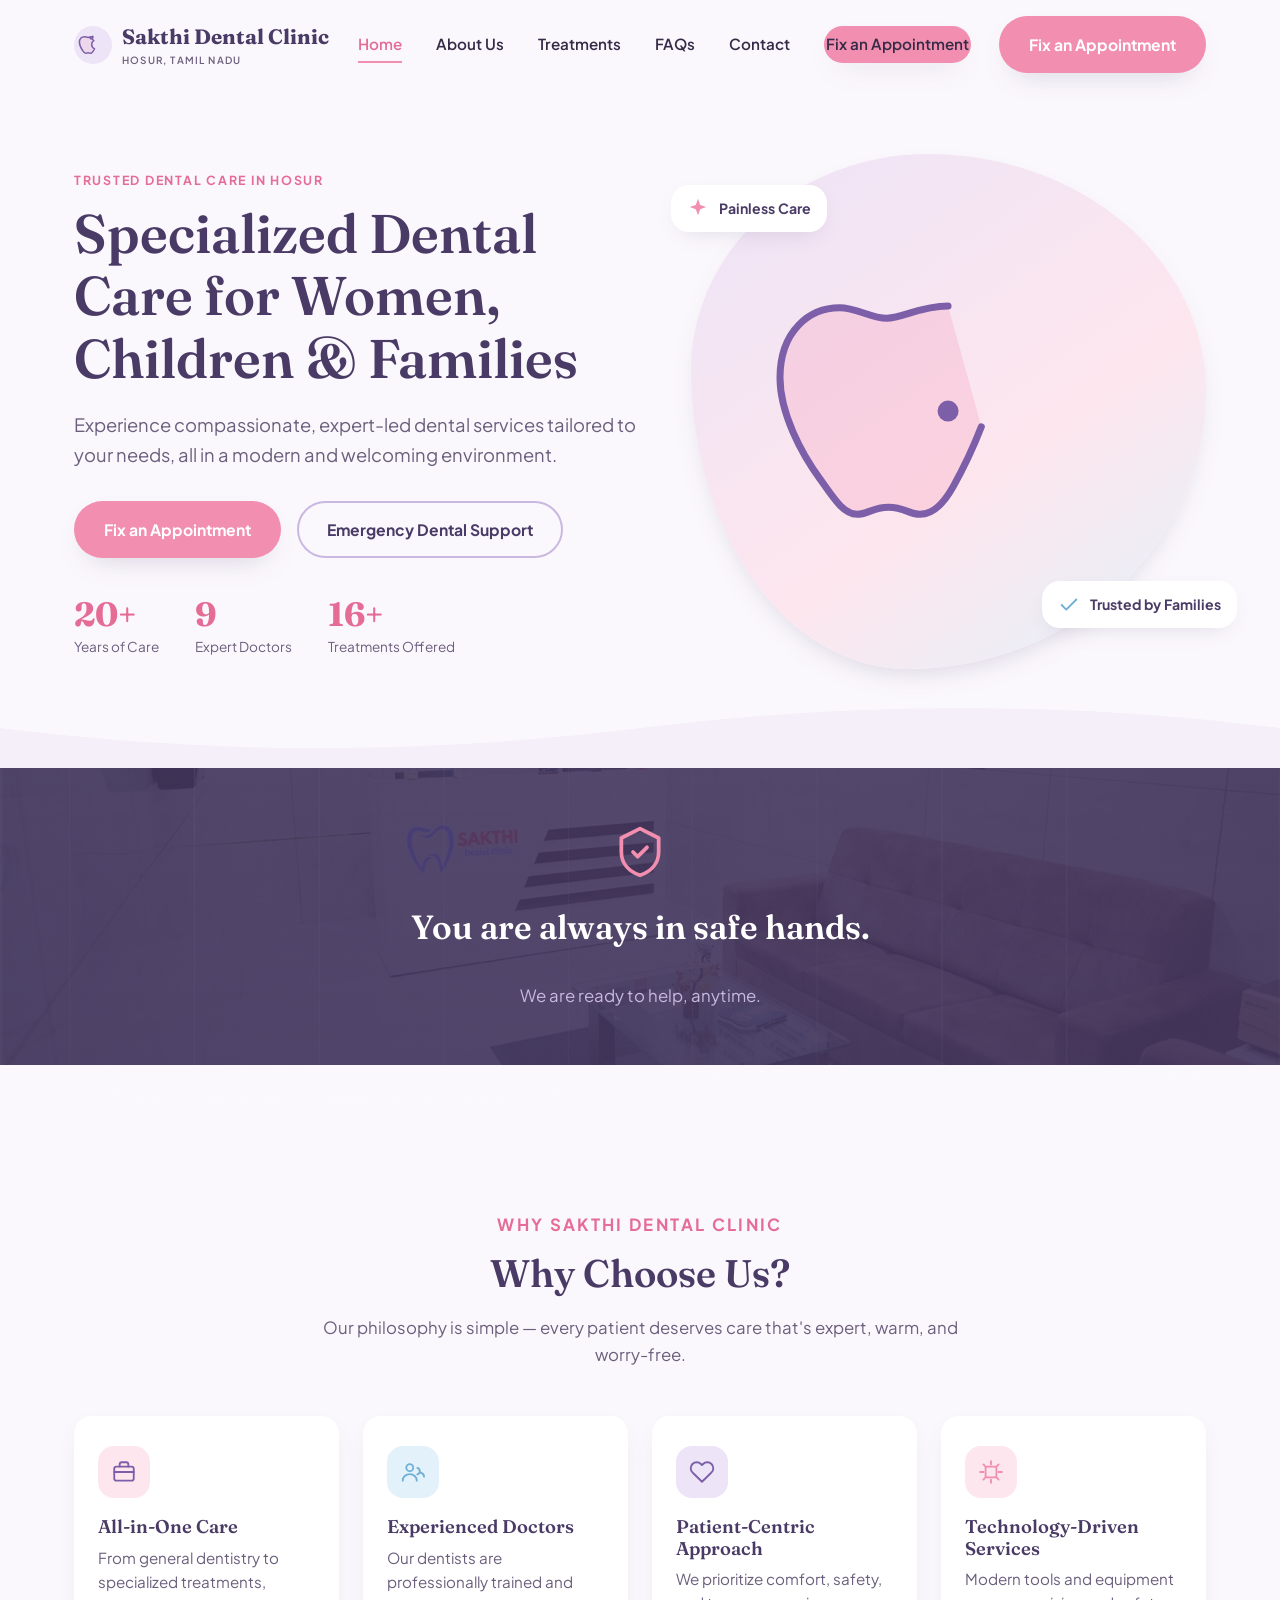
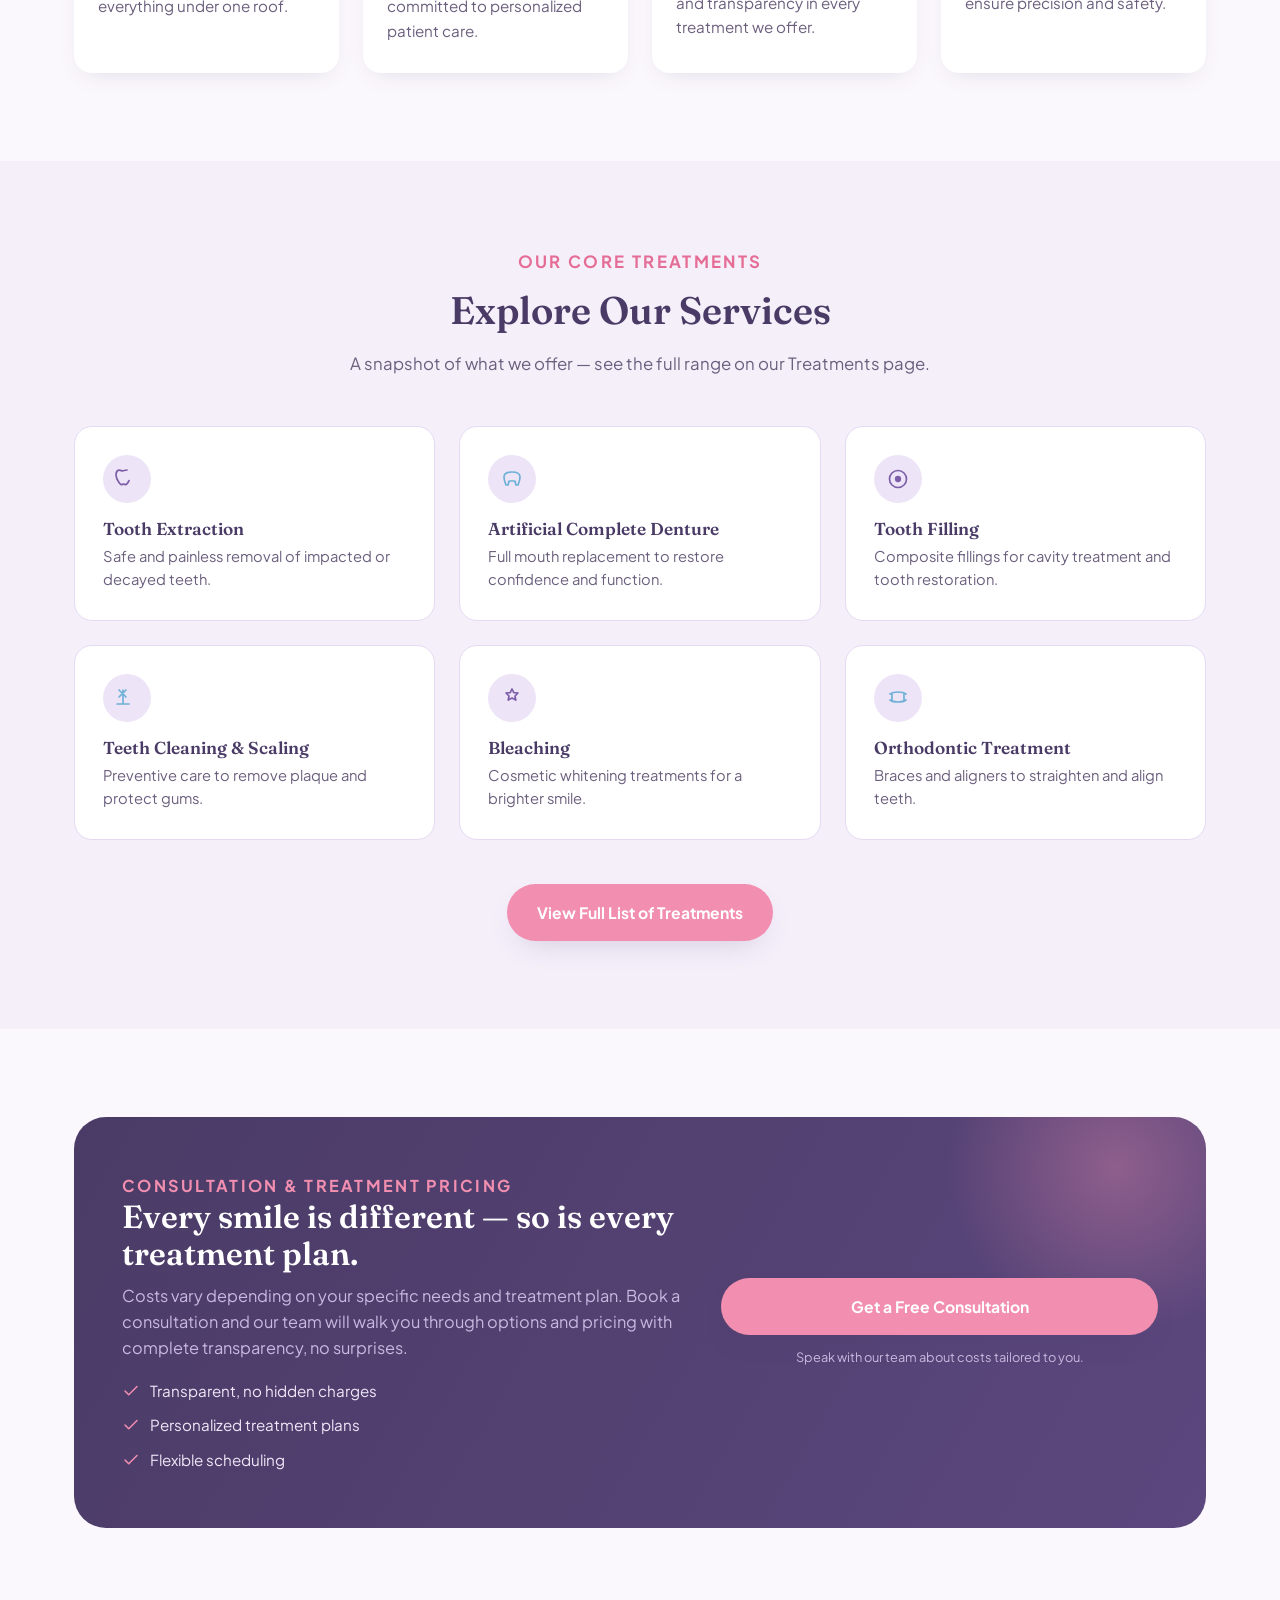
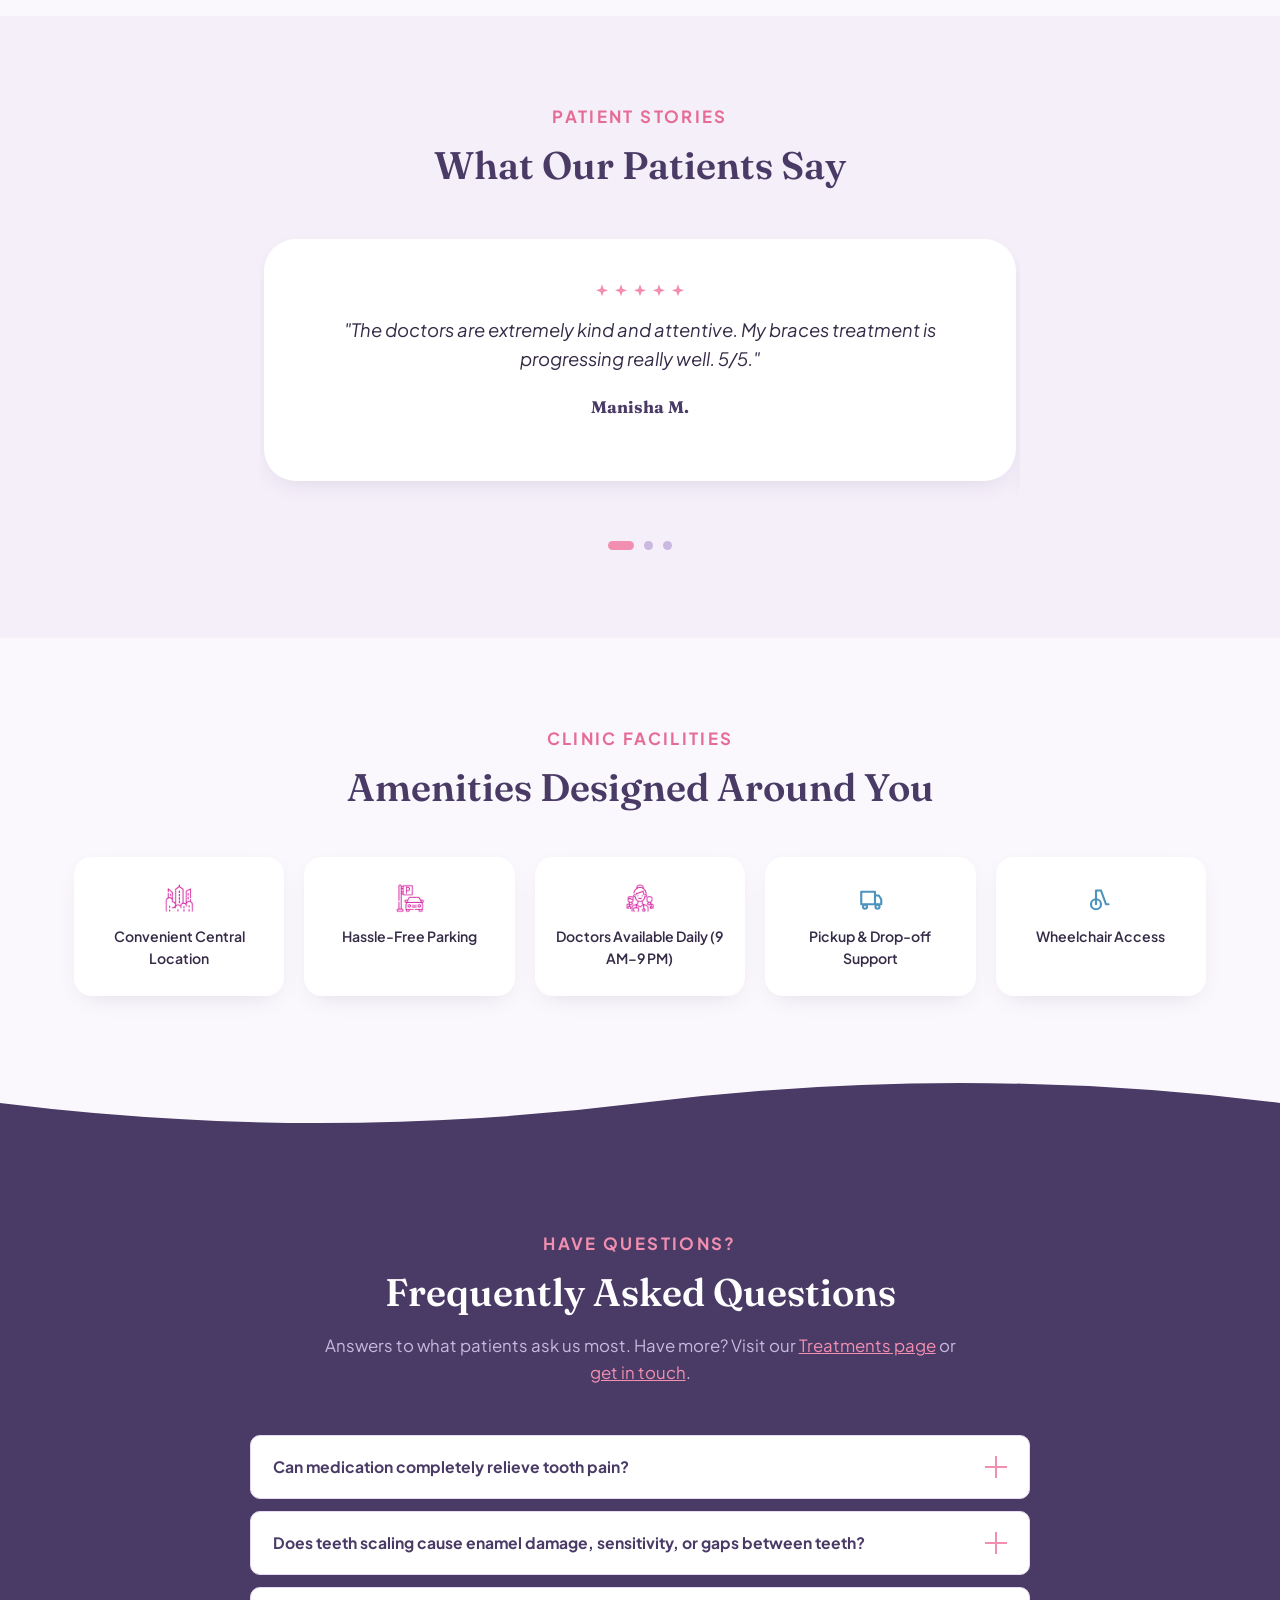
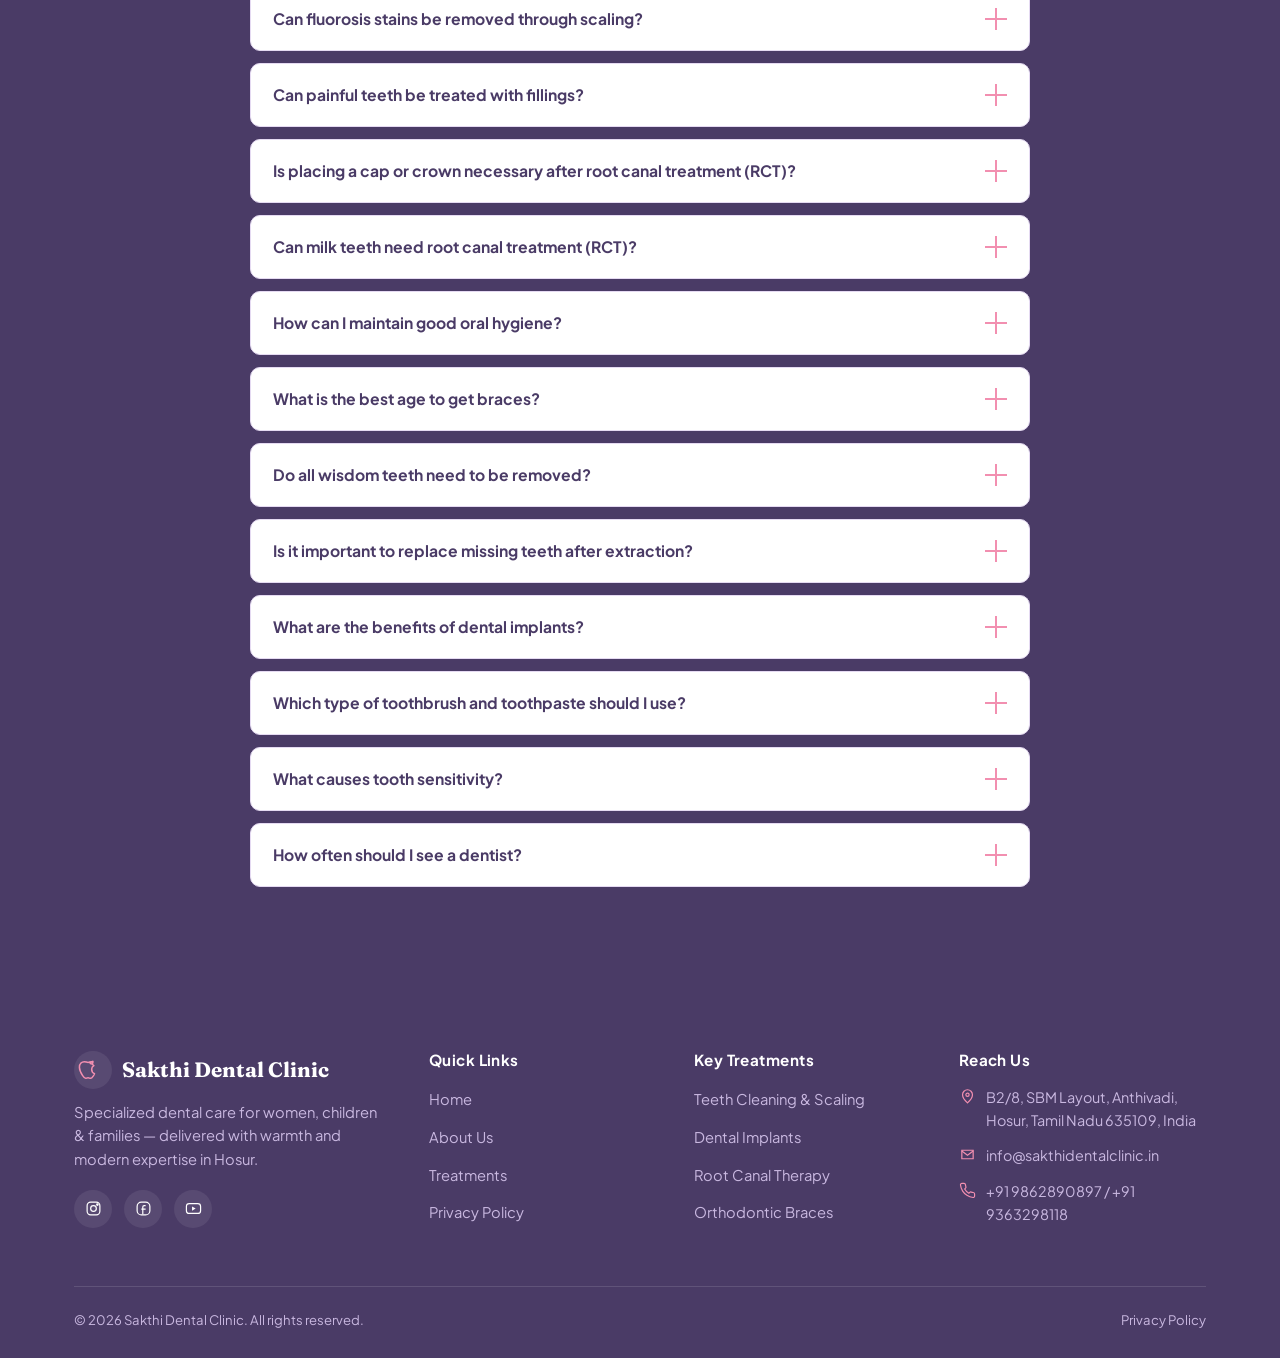
<file: index.html>
<!DOCTYPE html>
<html lang="en">
<head>
<meta charset="UTF-8">
<meta name="viewport" content="width=device-width, initial-scale=1.0">
<title>Sakthi Dental Clinic | Specialized Dental Care for Women, Children & Families — Hosur</title>
<meta name="description" content="Sakthi Dental Clinic in Hosur offers compassionate, expert-led dental care for women, children and families. Fix an appointment today.">
<link rel="preconnect" href="https://fonts.googleapis.com">
<link rel="preconnect" href="https://fonts.gstatic.com" crossorigin>
<link href="https://fonts.googleapis.com/css2?family=Fraunces:opsz,wght@9..144,500;9..144,600;9..144,700&family=Plus+Jakarta+Sans:wght@400;500;600;700;800&display=swap" rel="stylesheet">
<link rel="stylesheet" href="css/style.css">
</head>
<body>

<header class="site-header">
  <div class="container nav-inner">
    <a href="index.html" class="brand">
      <svg class="brand-mark" viewBox="0 0 40 40" fill="none" xmlns="http://www.w3.org/2000/svg">
        <circle cx="20" cy="20" r="20" fill="#EDE4F7"/>
        <path d="M20 11c-2.4 0-3.9 1.1-5.2 1.1-1.3 0-2.5-.9-4-.9-2.5 0-5.1 2-5.1 6 0 3 1.8 6.4 3.4 8.7 1.3 1.9 2 2.9 3.1 2.9.9 0 1.3-.6 2.6-.6s1.6.6 2.6.6c1.2 0 2-1.1 2.8-2.3.5-.8 1-1.7 1.4-2.6-1.9-.7-3-2.4-3-4.6 0-1.7.9-3.1 2.3-3.9-.9-1.3-2.3-2.1-3.9-2.3.4-.9 1.3-1.9 2.9-2.1.1.7 0 1.5-.4 2.2" stroke="#7C5FA8" stroke-width="1.6" stroke-linejoin="round" stroke-linecap="round" fill="#F28FB0" fill-opacity="0.15"/>
      </svg>
      <span>Sakthi Dental Clinic<span class="brand-sub">Hosur, Tamil Nadu</span></span>
    </a>
    <nav class="nav-links" id="navLinks">
      <a href="index.html">Home</a>
      <a href="about.html">About Us</a>
      <a href="treatments.html">Treatments</a>
      <a href="index.html#faq">FAQs</a>
      <a href="contact.html">Contact</a>
      <a href="contact.html" class="btn btn-primary">Fix an Appointment</a>
    </nav>
    <div class="nav-actions">
      <a href="contact.html" class="btn btn-primary">Fix an Appointment</a>
      <button class="nav-toggle" id="navToggle" aria-label="Toggle menu" aria-expanded="false">
        <span></span><span></span><span></span>
      </button>
    </div>
  </div>
</header>

<section class="hero">
  <div class="container hero-grid">
    <div class="hero-copy reveal">
      <p class="eyebrow">Trusted Dental Care in Hosur</p>
      <h1>Specialized Dental Care for Women, Children &amp; Families</h1>
      <p class="lead">Experience compassionate, expert-led dental services tailored to your needs, all in a modern and welcoming environment.</p>
      <div class="hero-cta-row">
        <a href="contact.html" class="btn btn-primary">Fix an Appointment</a>
        <a href="tel:+919862890897" class="btn btn-secondary">Emergency Dental Support</a>
      </div>
      <div class="hero-stats">
        <div class="stat"><div class="num"><span data-counter="20" data-suffix="+">0+</span></div><div class="label">Years of Care</div></div>
        <div class="stat"><div class="num"><span data-counter="9" data-suffix="">0</span></div><div class="label">Expert Doctors</div></div>
        <div class="stat"><div class="num"><span data-counter="16" data-suffix="+">0+</span></div><div class="label">Treatments Offered</div></div>
      </div>
    </div>
    <div class="hero-visual reveal">
      <div class="hero-blob">
        <svg viewBox="0 0 200 200" fill="none" xmlns="http://www.w3.org/2000/svg">
          <path d="M100 40c-16 0-26 7-35 7-9 0-17-6-27-6-17 0-34 13-34 40 0 20 12 43 23 58 9 13 14 20 21 20 6 0 9-4 18-4s12 4 18 4c8 0 14-7 19-16 9-16 16-34 16-34" stroke="#7C5FA8" stroke-width="4" stroke-linejoin="round" stroke-linecap="round" fill="#F28FB0" fill-opacity="0.25"/>
          <circle cx="100" cy="100" r="6" fill="#7C5FA8"/>
        </svg>
      </div>
      <div class="floating-chip chip-1">
        <svg viewBox="0 0 24 24" fill="none" xmlns="http://www.w3.org/2000/svg"><path d="M12 2l2.4 6.6L21 11l-6.6 2.4L12 20l-2.4-6.6L3 11l6.6-2.4L12 2z" fill="#F28FB0"/></svg>
        Painless Care
      </div>
      <div class="floating-chip chip-2">
        <svg viewBox="0 0 24 24" fill="none" stroke="#6FB1D6" stroke-width="2" stroke-linecap="round" stroke-linejoin="round" xmlns="http://www.w3.org/2000/svg"><path d="M20 6L9 17l-5-5"/></svg>
        Trusted by Families
      </div>
    </div>
  </div>
</section>

<svg class="smile-divider" viewBox="0 0 1440 60" preserveAspectRatio="none" xmlns="http://www.w3.org/2000/svg"><path d="M0 20 Q 360 60 720 20 T 1440 20 V60 H0 Z"/></svg>

<section class="assurance band-alt" style="background-image:linear-gradient(rgba(74,59,102,0.82), rgba(74,59,102,0.86)), url('assets/banners/banner-1.jpg'); background-size:cover; background-position:center;">
  <div class="container assurance-inner reveal">
    <svg class="assurance-icon" viewBox="0 0 24 24" fill="none" stroke="#F28FB0" stroke-width="1.6" stroke-linecap="round" stroke-linejoin="round" xmlns="http://www.w3.org/2000/svg"><path d="M12 2l8 4v6c0 5-3.4 8.4-8 10-4.6-1.6-8-5-8-10V6l8-4z"/><path d="M9 12l2 2 4-4"/></svg>
    <h2>You are always in safe hands.</h2>
    <p>We are ready to help, anytime.</p>
  </div>
</section>

<svg class="smile-divider flip" viewBox="0 0 1440 60" preserveAspectRatio="none" xmlns="http://www.w3.org/2000/svg"><path d="M0 20 Q 360 60 720 20 T 1440 20 V60 H0 Z"/></svg>

<section class="section-pad">
  <div class="container">
    <div class="section-head reveal">
      <p class="eyebrow">Why Sakthi Dental Clinic</p>
      <h2>Why Choose Us?</h2>
      <p>Our philosophy is simple — every patient deserves care that's expert, warm, and worry-free.</p>
    </div>
    <div class="pillar-grid">
      <div class="pillar-card reveal">
        <div class="pillar-icon"><svg viewBox="0 0 24 24" fill="none" stroke="#7C5FA8" stroke-width="1.7" stroke-linecap="round" stroke-linejoin="round" xmlns="http://www.w3.org/2000/svg"><rect x="3" y="7" width="18" height="13" rx="2"/><path d="M8 7V5a2 2 0 012-2h4a2 2 0 012 2v2M3 12h18"/></svg></div>
        <h3>All-in-One Care</h3>
        <p>From general dentistry to specialized treatments, everything under one roof.</p>
      </div>
      <div class="pillar-card reveal">
        <div class="pillar-icon"><svg viewBox="0 0 24 24" fill="none" stroke="#6FB1D6" stroke-width="1.7" stroke-linecap="round" stroke-linejoin="round" xmlns="http://www.w3.org/2000/svg"><circle cx="9" cy="8" r="3.2"/><path d="M2.5 20c0-3.5 2.9-6 6.5-6s6.5 2.5 6.5 6M16 8.2c1.3.4 2.3 1.6 2.3 3s-1 2.6-2.3 3M19 12.5c1.9.5 3.2 2 3.2 3.8"/></svg></div>
        <h3>Experienced Doctors</h3>
        <p>Our dentists are professionally trained and committed to personalized patient care.</p>
      </div>
      <div class="pillar-card reveal">
        <div class="pillar-icon"><svg viewBox="0 0 24 24" fill="none" stroke="#7C5FA8" stroke-width="1.7" stroke-linecap="round" stroke-linejoin="round" xmlns="http://www.w3.org/2000/svg"><path d="M20.8 4.6a5.5 5.5 0 00-7.8 0L12 5.6l-1-1a5.5 5.5 0 10-7.8 7.8l1 1L12 21l7.8-7.6 1-1a5.5 5.5 0 000-7.8z"/></svg></div>
        <h3>Patient-Centric Approach</h3>
        <p>We prioritize comfort, safety, and transparency in every treatment we offer.</p>
      </div>
      <div class="pillar-card reveal">
        <div class="pillar-icon"><svg viewBox="0 0 24 24" fill="none" stroke="#F28FB0" stroke-width="1.7" stroke-linecap="round" stroke-linejoin="round" xmlns="http://www.w3.org/2000/svg"><rect x="7" y="7" width="10" height="10" rx="1.5"/><path d="M12 2v3M12 19v3M2 12h3M19 12h3M5 5l2 2M17 17l2 2M19 5l-2 2M7 17l-2 2"/></svg></div>
        <h3>Technology-Driven Services</h3>
        <p>Modern tools and equipment ensure precision and safety.</p>
      </div>
    </div>
  </div>
</section>

<section class="section-pad band-alt">
  <div class="container">
    <div class="section-head reveal">
      <p class="eyebrow">Our Core Treatments</p>
      <h2>Explore Our Services</h2>
      <p>A snapshot of what we offer — see the full range on our Treatments page.</p>
    </div>
    <div class="treat-grid">
      <div class="treat-card reveal">
        <div class="treat-icon"><svg viewBox="0 0 24 24" fill="none" stroke="#7C5FA8" stroke-width="1.7" stroke-linecap="round" stroke-linejoin="round" xmlns="http://www.w3.org/2000/svg"><path d="M12 3c-2 0-3.2.9-4.3.9-1.1 0-2-.7-3.3-.7C2.6 3.2 1 5 1 8c0 2.5 1.5 5.3 2.8 7.2 1.1 1.6 1.7 2.4 2.6 2.4.8 0 1.1-.5 2.1-.5s1.4.5 2.1.5c1 0 1.6-.9 2.3-1.9.4-.7.8-1.4 1.1-2.1"/></svg></div>
        <h3>Tooth Extraction</h3>
        <p>Safe and painless removal of impacted or decayed teeth.</p>
      </div>
      <div class="treat-card reveal">
        <div class="treat-icon"><svg viewBox="0 0 24 24" fill="none" stroke="#6FB1D6" stroke-width="1.7" stroke-linecap="round" stroke-linejoin="round" xmlns="http://www.w3.org/2000/svg"><path d="M4 10c0-3 2-5 8-5s8 2 8 5-1 5-2 8h-2l-1-4h-6l-1 4H6c-1-3-2-5-2-8z"/></svg></div>
        <h3>Artificial Complete Denture</h3>
        <p>Full mouth replacement to restore confidence and function.</p>
      </div>
      <div class="treat-card reveal">
        <div class="treat-icon"><svg viewBox="0 0 24 24" fill="none" stroke="#7C5FA8" stroke-width="1.7" stroke-linecap="round" stroke-linejoin="round" xmlns="http://www.w3.org/2000/svg"><circle cx="12" cy="12" r="8.5"/><circle cx="12" cy="12" r="2.3" fill="#7C5FA8"/></svg></div>
        <h3>Tooth Filling</h3>
        <p>Composite fillings for cavity treatment and tooth restoration.</p>
      </div>
      <div class="treat-card reveal">
        <div class="treat-icon"><svg viewBox="0 0 24 24" fill="none" stroke="#6FB1D6" stroke-width="1.7" stroke-linecap="round" stroke-linejoin="round" xmlns="http://www.w3.org/2000/svg"><path d="M4 4l7 7M11 4l-7 7M8 4v14M2 18h12"/></svg></div>
        <h3>Teeth Cleaning &amp; Scaling</h3>
        <p>Preventive care to remove plaque and protect gums.</p>
      </div>
      <div class="treat-card reveal">
        <div class="treat-icon"><svg viewBox="0 0 24 24" fill="none" stroke="#7C5FA8" stroke-width="1.7" stroke-linecap="round" stroke-linejoin="round" xmlns="http://www.w3.org/2000/svg"><path d="M12 3l1.8 3.7L18 7l-3 3 .8 4.1L12 12l-3.8 2.1L9 10l-3-3 4.2-.3z"/></svg></div>
        <h3>Bleaching</h3>
        <p>Cosmetic whitening treatments for a brighter smile.</p>
      </div>
      <div class="treat-card reveal">
        <div class="treat-icon"><svg viewBox="0 0 24 24" fill="none" stroke="#6FB1D6" stroke-width="1.7" stroke-linecap="round" stroke-linejoin="round" xmlns="http://www.w3.org/2000/svg"><path d="M4 8c2-1.5 4-2 8-2s6 .5 8 2M4 14c2 1.5 4 2 8 2s6-.5 8-2M6 8v6M18 8v6"/></svg></div>
        <h3>Orthodontic Treatment</h3>
        <p>Braces and aligners to straighten and align teeth.</p>
      </div>
    </div>
    <div class="center-cta reveal">
      <a href="treatments.html" class="btn btn-primary">View Full List of Treatments</a>
    </div>
  </div>
</section>

<section class="section-pad">
  <div class="container">
    <div class="pricing-band reveal">
      <div>
        <p class="eyebrow" style="color:#F28FB0;">Consultation &amp; Treatment Pricing</p>
        <h2>Every smile is different — so is every treatment plan.</h2>
        <p>Costs vary depending on your specific needs and treatment plan. Book a consultation and our team will walk you through options and pricing with complete transparency, no surprises.</p>
        <ul class="pricing-points">
          <li><svg viewBox="0 0 24 24" fill="none" stroke="currentColor" stroke-width="2" stroke-linecap="round" stroke-linejoin="round" xmlns="http://www.w3.org/2000/svg"><path d="M20 6L9 17l-5-5"/></svg> Transparent, no hidden charges</li>
          <li><svg viewBox="0 0 24 24" fill="none" stroke="currentColor" stroke-width="2" stroke-linecap="round" stroke-linejoin="round" xmlns="http://www.w3.org/2000/svg"><path d="M20 6L9 17l-5-5"/></svg> Personalized treatment plans</li>
          <li><svg viewBox="0 0 24 24" fill="none" stroke="currentColor" stroke-width="2" stroke-linecap="round" stroke-linejoin="round" xmlns="http://www.w3.org/2000/svg"><path d="M20 6L9 17l-5-5"/></svg> Flexible scheduling</li>
        </ul>
      </div>
      <div class="pricing-cta">
        <a href="contact.html" class="btn btn-primary btn-block">Get a Free Consultation</a>
        <p class="fine-print">Speak with our team about costs tailored to you.</p>
      </div>
    </div>
  </div>
</section>

<section class="section-pad band-alt">
  <div class="container">
    <div class="section-head reveal">
      <p class="eyebrow">Patient Stories</p>
      <h2>What Our Patients Say</h2>
    </div>
    <div class="testi-wrap reveal">
      <div class="testi-track">
        <div class="testi-slides">
          <div class="testi-slide">
            <div class="testi-card">
              <div class="testi-stars">
                <svg viewBox="0 0 24 24" fill="currentColor"><path d="M12 2l2.4 6.6L21 11l-6.6 2.4L12 20l-2.4-6.6L3 11l6.6-2.4L12 2z"/></svg>
                <svg viewBox="0 0 24 24" fill="currentColor"><path d="M12 2l2.4 6.6L21 11l-6.6 2.4L12 20l-2.4-6.6L3 11l6.6-2.4L12 2z"/></svg>
                <svg viewBox="0 0 24 24" fill="currentColor"><path d="M12 2l2.4 6.6L21 11l-6.6 2.4L12 20l-2.4-6.6L3 11l6.6-2.4L12 2z"/></svg>
                <svg viewBox="0 0 24 24" fill="currentColor"><path d="M12 2l2.4 6.6L21 11l-6.6 2.4L12 20l-2.4-6.6L3 11l6.6-2.4L12 2z"/></svg>
                <svg viewBox="0 0 24 24" fill="currentColor"><path d="M12 2l2.4 6.6L21 11l-6.6 2.4L12 20l-2.4-6.6L3 11l6.6-2.4L12 2z"/></svg>
              </div>
              <p class="quote">"The doctors are extremely kind and attentive. My braces treatment is progressing really well. 5/5."</p>
              <p class="testi-name">Manisha M.</p>
            </div>
          </div>
          <div class="testi-slide">
            <div class="testi-card">
              <div class="testi-stars">
                <svg viewBox="0 0 24 24" fill="currentColor"><path d="M12 2l2.4 6.6L21 11l-6.6 2.4L12 20l-2.4-6.6L3 11l6.6-2.4L12 2z"/></svg>
                <svg viewBox="0 0 24 24" fill="currentColor"><path d="M12 2l2.4 6.6L21 11l-6.6 2.4L12 20l-2.4-6.6L3 11l6.6-2.4L12 2z"/></svg>
                <svg viewBox="0 0 24 24" fill="currentColor"><path d="M12 2l2.4 6.6L21 11l-6.6 2.4L12 20l-2.4-6.6L3 11l6.6-2.4L12 2z"/></svg>
                <svg viewBox="0 0 24 24" fill="currentColor"><path d="M12 2l2.4 6.6L21 11l-6.6 2.4L12 20l-2.4-6.6L3 11l6.6-2.4L12 2z"/></svg>
                <svg viewBox="0 0 24 24" fill="currentColor"><path d="M12 2l2.4 6.6L21 11l-6.6 2.4L12 20l-2.4-6.6L3 11l6.6-2.4L12 2z"/></svg>
              </div>
              <p class="quote">"I got my teeth cleaned and whitened here, and the results were amazing. The staff is so humble and professional. I've recommended Sakthi Dental Clinic to my entire family."</p>
              <p class="testi-name">Mr. Arun Kumar</p>
            </div>
          </div>
          <div class="testi-slide">
            <div class="testi-card">
              <div class="testi-stars">
                <svg viewBox="0 0 24 24" fill="currentColor"><path d="M12 2l2.4 6.6L21 11l-6.6 2.4L12 20l-2.4-6.6L3 11l6.6-2.4L12 2z"/></svg>
                <svg viewBox="0 0 24 24" fill="currentColor"><path d="M12 2l2.4 6.6L21 11l-6.6 2.4L12 20l-2.4-6.6L3 11l6.6-2.4L12 2z"/></svg>
                <svg viewBox="0 0 24 24" fill="currentColor"><path d="M12 2l2.4 6.6L21 11l-6.6 2.4L12 20l-2.4-6.6L3 11l6.6-2.4L12 2z"/></svg>
                <svg viewBox="0 0 24 24" fill="currentColor"><path d="M12 2l2.4 6.6L21 11l-6.6 2.4L12 20l-2.4-6.6L3 11l6.6-2.4L12 2z"/></svg>
                <svg viewBox="0 0 24 24" fill="currentColor"><path d="M12 2l2.4 6.6L21 11l-6.6 2.4L12 20l-2.4-6.6L3 11l6.6-2.4L12 2z"/></svg>
              </div>
              <p class="quote">"Their attention to detail is outstanding. My daughter needed braces and the entire process from consultation to regular follow ups has been so smooth. Really grateful for their care."</p>
              <p class="testi-name">Mrs. Revathi S.</p>
            </div>
          </div>
        </div>
      </div>
      <div class="testi-dots"></div>
    </div>
  </div>
</section>

<section class="section-pad">
  <div class="container">
    <div class="section-head reveal">
      <p class="eyebrow">Clinic Facilities</p>
      <h2>Amenities Designed Around You</h2>
    </div>
    <div class="amenity-grid">
      <div class="amenity-item reveal"><img src="assets/amenities/city-center.png" alt="Central location" width="30" height="30" style="margin:0 auto 12px;"><p>Convenient Central Location</p></div>
      <div class="amenity-item reveal"><img src="assets/amenities/parking.png" alt="Parking available" width="30" height="30" style="margin:0 auto 12px;"><p>Hassle-Free Parking</p></div>
      <div class="amenity-item reveal"><img src="assets/amenities/doctors.png" alt="Doctors available daily" width="30" height="30" style="margin:0 auto 12px;"><p>Doctors Available Daily (9 AM–9 PM)</p></div>
      <div class="amenity-item reveal">
        <svg viewBox="0 0 24 24" fill="none" stroke="currentColor" stroke-width="1.7" stroke-linecap="round" stroke-linejoin="round" xmlns="http://www.w3.org/2000/svg"><path d="M5 17h11V7H5v10zM16 10h3l2 3v4h-5v-7z"/><circle cx="8" cy="19" r="1.6"/><circle cx="18" cy="19" r="1.6"/></svg>
        <p>Pickup &amp; Drop-off Support</p>
      </div>
      <div class="amenity-item reveal">
        <svg viewBox="0 0 24 24" fill="none" stroke="currentColor" stroke-width="1.7" stroke-linecap="round" stroke-linejoin="round" xmlns="http://www.w3.org/2000/svg"><circle cx="8" cy="17" r="4"/><path d="M8 17V6h2M8 6h4M12 6l4 11h2"/></svg>
        <p>Wheelchair Access</p>
      </div>
    </div>
  </div>
</section>

<svg class="smile-divider to-lavender" viewBox="0 0 1440 60" preserveAspectRatio="none" xmlns="http://www.w3.org/2000/svg"><path d="M0 20 Q 360 60 720 20 T 1440 20 V60 H0 Z"/></svg>

<section class="section-pad" id="faq" style="background:var(--lavender-900);">
  <div class="container">
    <div class="section-head reveal">
      <p class="eyebrow" style="color:#F28FB0;">Have Questions?</p>
      <h2 style="color:#fff;">Frequently Asked Questions</h2>
      <p style="color:var(--lavender-300);">Answers to what patients ask us most. Have more? Visit our <a href="treatments.html" style="color:#F28FB0; text-decoration:underline;">Treatments page</a> or <a href="contact.html" style="color:#F28FB0; text-decoration:underline;">get in touch</a>.</p>
    </div>
    <div class="faq-list reveal">

      <div class="faq-item">
        <button class="faq-question" aria-expanded="false">Can medication completely relieve tooth pain?<span class="plus"></span></button>
        <div class="faq-answer"><div class="faq-answer-inner"><p>Not entirely. While medications may offer short-term relief, long-lasting relief requires identifying and treating the root cause of the pain through professional dental care.</p></div></div>
      </div>

      <div class="faq-item">
        <button class="faq-question" aria-expanded="false">Does teeth scaling cause enamel damage, sensitivity, or gaps between teeth?<span class="plus"></span></button>
        <div class="faq-answer"><div class="faq-answer-inner"><p>No. Scaling safely removes plaque and tartar from teeth and below the gum line. It doesn't damage enamel or create gaps. Some temporary sensitivity may occur, but it usually subsides as gums heal and reattach to the teeth.</p></div></div>
      </div>

      <div class="faq-item">
        <button class="faq-question" aria-expanded="false">Can fluorosis stains be removed through scaling?<span class="plus"></span></button>
        <div class="faq-answer"><div class="faq-answer-inner"><p>Scaling can remove surface (extrinsic) stains but not fluorosis, which is an internal (intrinsic) stain. Fluorosis may require treatments like bleaching, veneers, or crowns for cosmetic improvement.</p></div></div>
      </div>

      <div class="faq-item">
        <button class="faq-question" aria-expanded="false">Can painful teeth be treated with fillings?<span class="plus"></span></button>
        <div class="faq-answer"><div class="faq-answer-inner"><p>Not always. If the cavity has reached the pulp, the innermost layer of the tooth, a simple filling won't help. In such cases, root canal treatment or tooth extraction might be necessary. Fillings are effective only when the damage is limited to the outer layers (enamel and dentin).</p></div></div>
      </div>

      <div class="faq-item">
        <button class="faq-question" aria-expanded="false">Is placing a cap or crown necessary after root canal treatment (RCT)?<span class="plus"></span></button>
        <div class="faq-answer"><div class="faq-answer-inner"><p>Yes. A crown is recommended after RCT to protect the treated tooth, which may be weaker due to decay. It prevents fractures and adds durability, especially during chewing.</p></div></div>
      </div>

      <div class="faq-item">
        <button class="faq-question" aria-expanded="false">Can milk teeth need root canal treatment (RCT)?<span class="plus"></span></button>
        <div class="faq-answer"><div class="faq-answer-inner"><p>Yes. If a milk tooth has a deep cavity and is likely to remain in the mouth for some time, an RCT can preserve it and prevent infection or early loss.</p></div></div>
      </div>

      <div class="faq-item">
        <button class="faq-question" aria-expanded="false">How can I maintain good oral hygiene?<span class="plus"></span></button>
        <div class="faq-answer"><div class="faq-answer-inner"><p>Brush your teeth twice daily with proper technique, rinse after meals, floss regularly, and schedule routine check-ups with your dentist to maintain healthy teeth and gums.</p></div></div>
      </div>

      <div class="faq-item">
        <button class="faq-question" aria-expanded="false">What is the best age to get braces?<span class="plus"></span></button>
        <div class="faq-answer"><div class="faq-answer-inner"><p>Braces are most effective between ages 12 and 14, when the jaw and teeth are still developing. However, some cases may benefit from earlier intervention depending on the condition.</p></div></div>
      </div>

      <div class="faq-item">
        <button class="faq-question" aria-expanded="false">Do all wisdom teeth need to be removed?<span class="plus"></span></button>
        <div class="faq-answer"><div class="faq-answer-inner"><p>No. Wisdom teeth only require removal if they are impacted, infected, or causing pain due to crowding or damage to adjacent teeth.</p></div></div>
      </div>

      <div class="faq-item">
        <button class="faq-question" aria-expanded="false">Is it important to replace missing teeth after extraction?<span class="plus"></span></button>
        <div class="faq-answer"><div class="faq-answer-inner"><p>Yes. Replacing extracted teeth helps maintain proper bite alignment and prevents adjacent teeth from shifting, which can affect chewing and overall oral function.</p></div></div>
      </div>

      <div class="faq-item">
        <button class="faq-question" aria-expanded="false">What are the benefits of dental implants?<span class="plus"></span></button>
        <div class="faq-answer"><div class="faq-answer-inner"><p>Dental implants restore both the appearance and functionality of missing teeth. They provide a stable, natural-looking solution that can improve confidence and overall quality of life.</p></div></div>
      </div>

      <div class="faq-item">
        <button class="faq-question" aria-expanded="false">Which type of toothbrush and toothpaste should I use?<span class="plus"></span></button>
        <div class="faq-answer"><div class="faq-answer-inner"><p>Use a soft or medium-bristled toothbrush with a small head for better reach. Choose a non-abrasive fluoride toothpaste and replace your toothbrush every three months for optimal hygiene.</p></div></div>
      </div>

      <div class="faq-item">
        <button class="faq-question" aria-expanded="false">What causes tooth sensitivity?<span class="plus"></span></button>
        <div class="faq-answer"><div class="faq-answer-inner"><p>Tooth sensitivity can result from enamel wear (due to attrition or abrasion), tooth decay, exposed tooth roots, or hairline cracks in the teeth.</p></div></div>
      </div>

      <div class="faq-item">
        <button class="faq-question" aria-expanded="false">How often should I see a dentist?<span class="plus"></span></button>
        <div class="faq-answer"><div class="faq-answer-inner"><p>Visiting your dentist every six months is recommended for routine check-ups, professional cleaning, and preventive care to maintain good oral health.</p></div></div>
      </div>

    </div>
  </div>
</section>

<footer class="site-footer">
  <div class="container">
    <div class="footer-grid">
      <div class="footer-brand">
        <div class="brand">
          <svg class="brand-mark" viewBox="0 0 40 40" fill="none" xmlns="http://www.w3.org/2000/svg">
            <circle cx="20" cy="20" r="20" fill="rgba(255,255,255,0.08)"/>
            <path d="M20 11c-2.4 0-3.9 1.1-5.2 1.1-1.3 0-2.5-.9-4-.9-2.5 0-5.1 2-5.1 6 0 3 1.8 6.4 3.4 8.7 1.3 1.9 2 2.9 3.1 2.9.9 0 1.3-.6 2.6-.6s1.6.6 2.6.6c1.2 0 2-1.1 2.8-2.3.5-.8 1-1.7 1.4-2.6-1.9-.7-3-2.4-3-4.6 0-1.7.9-3.1 2.3-3.9-.9-1.3-2.3-2.1-3.9-2.3.4-.9 1.3-1.9 2.9-2.1.1.7 0 1.5-.4 2.2" stroke="#F28FB0" stroke-width="1.6" stroke-linejoin="round" stroke-linecap="round"/>
          </svg>
          <span>Sakthi Dental Clinic</span>
        </div>
        <p>Specialized dental care for women, children &amp; families — delivered with warmth and modern expertise in Hosur.</p>
        <div class="footer-social">
          <a href="#" aria-label="Instagram"><svg viewBox="0 0 24 24" fill="none" stroke="currentColor" stroke-width="1.7"><rect x="3" y="3" width="18" height="18" rx="5"/><circle cx="12" cy="12" r="4"/><circle cx="17.5" cy="6.5" r="1"/></svg></a>
          <a href="#" aria-label="Facebook"><svg viewBox="0 0 24 24" fill="none" stroke="currentColor" stroke-width="1.7"><path d="M15 8h-2a2 2 0 00-2 2v10M9 13h6"/><path d="M15 3H9a6 6 0 00-6 6v6a6 6 0 006 6h6a6 6 0 006-6V9a6 6 0 00-6-6z"/></svg></a>
          <a href="#" aria-label="YouTube"><svg viewBox="0 0 24 24" fill="none" stroke="currentColor" stroke-width="1.7"><rect x="2" y="5" width="20" height="14" rx="4"/><path d="M10 9l5 3-5 3V9z" fill="currentColor" stroke="none"/></svg></a>
        </div>
      </div>
      <div class="footer-col">
        <h4>Quick Links</h4>
        <ul>
          <li><a href="index.html">Home</a></li>
          <li><a href="about.html">About Us</a></li>
          <li><a href="treatments.html">Treatments</a></li>
          <li><a href="privacy.html">Privacy Policy</a></li>
        </ul>
      </div>
      <div class="footer-col">
        <h4>Key Treatments</h4>
        <ul>
          <li><a href="treatments.html#cleaning-scaling">Teeth Cleaning &amp; Scaling</a></li>
          <li><a href="treatments.html#implants">Dental Implants</a></li>
          <li><a href="treatments.html#root-canal">Root Canal Therapy</a></li>
          <li><a href="treatments.html#orthodontic-braces">Orthodontic Braces</a></li>
        </ul>
      </div>
      <div class="footer-col">
        <h4>Reach Us</h4>
        <ul class="footer-contact">
          <li><svg viewBox="0 0 24 24" fill="none" stroke="currentColor" stroke-width="1.7"><path d="M12 21s7-6.3 7-11.5A7 7 0 105 9.5C5 14.7 12 21 12 21z"/><circle cx="12" cy="9.5" r="2.3"/></svg><span>B2/8, SBM Layout, Anthivadi, Hosur, Tamil Nadu 635109, India</span></li>
          <li><svg viewBox="0 0 24 24" fill="none" stroke="currentColor" stroke-width="1.7"><path d="M4 6h16v12H4z"/><path d="M4 7l8 6 8-6"/></svg><span>info@sakthidentalclinic.in</span></li>
          <li><svg viewBox="0 0 24 24" fill="none" stroke="currentColor" stroke-width="1.7"><path d="M22 16.9v3a2 2 0 01-2.2 2 19.8 19.8 0 01-8.6-3.1 19.5 19.5 0 01-6-6A19.8 19.8 0 012.1 4.2 2 2 0 014.1 2h3a2 2 0 012 1.7c.1 1 .3 2 .6 2.9a2 2 0 01-.5 2.1L8 9.9a16 16 0 006 6l1.2-1.2a2 2 0 012.1-.5c.9.3 1.9.5 2.9.6a2 2 0 011.8 2.1z"/></svg><span>+91 9862890897 / +91 9363298118</span></li>
        </ul>
      </div>
    </div>
    <div class="footer-bottom">
      <span>&copy; 2026 Sakthi Dental Clinic. All rights reserved.</span>
      <a href="privacy.html">Privacy Policy</a>
    </div>
  </div>
</footer>

<div class="sticky-cta">
  <a href="contact.html" class="btn btn-primary btn-block">Fix an Appointment</a>
</div>

<script src="js/main.js"></script>
</body>
</html>
</file>
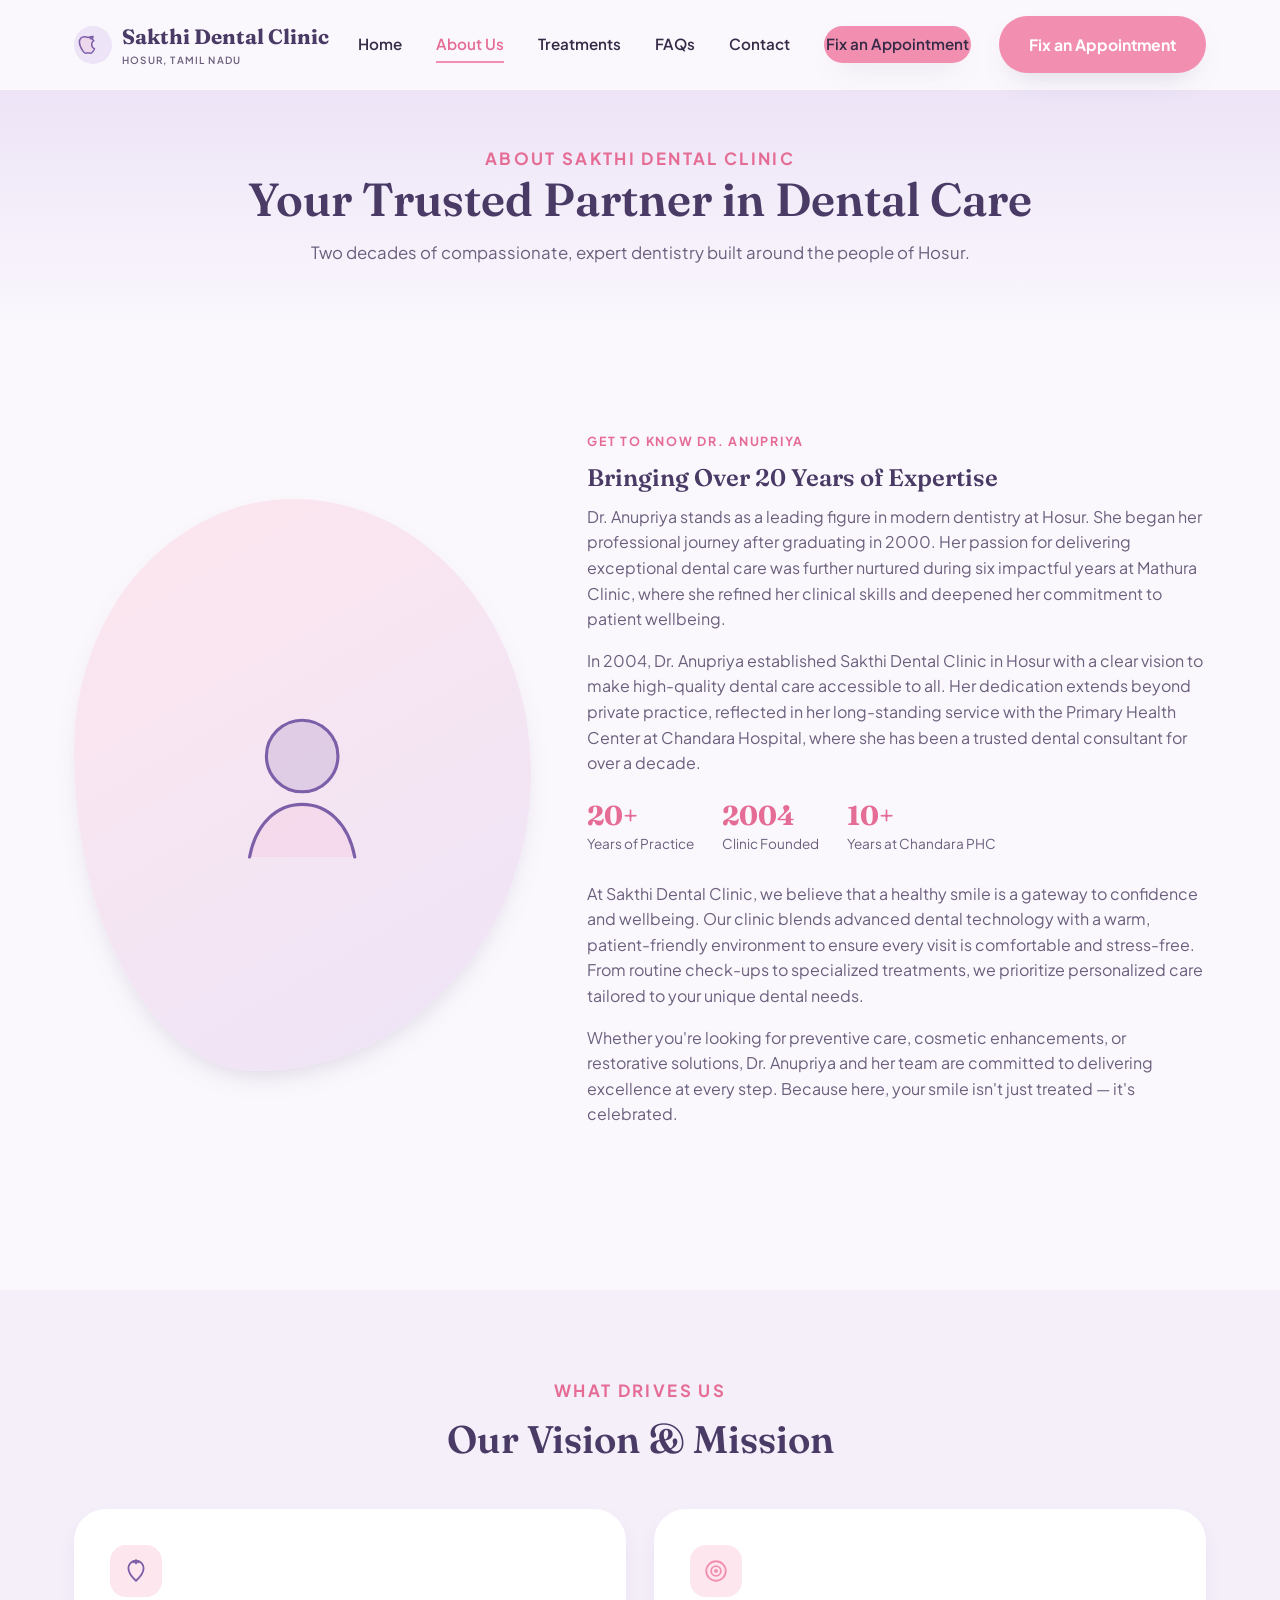
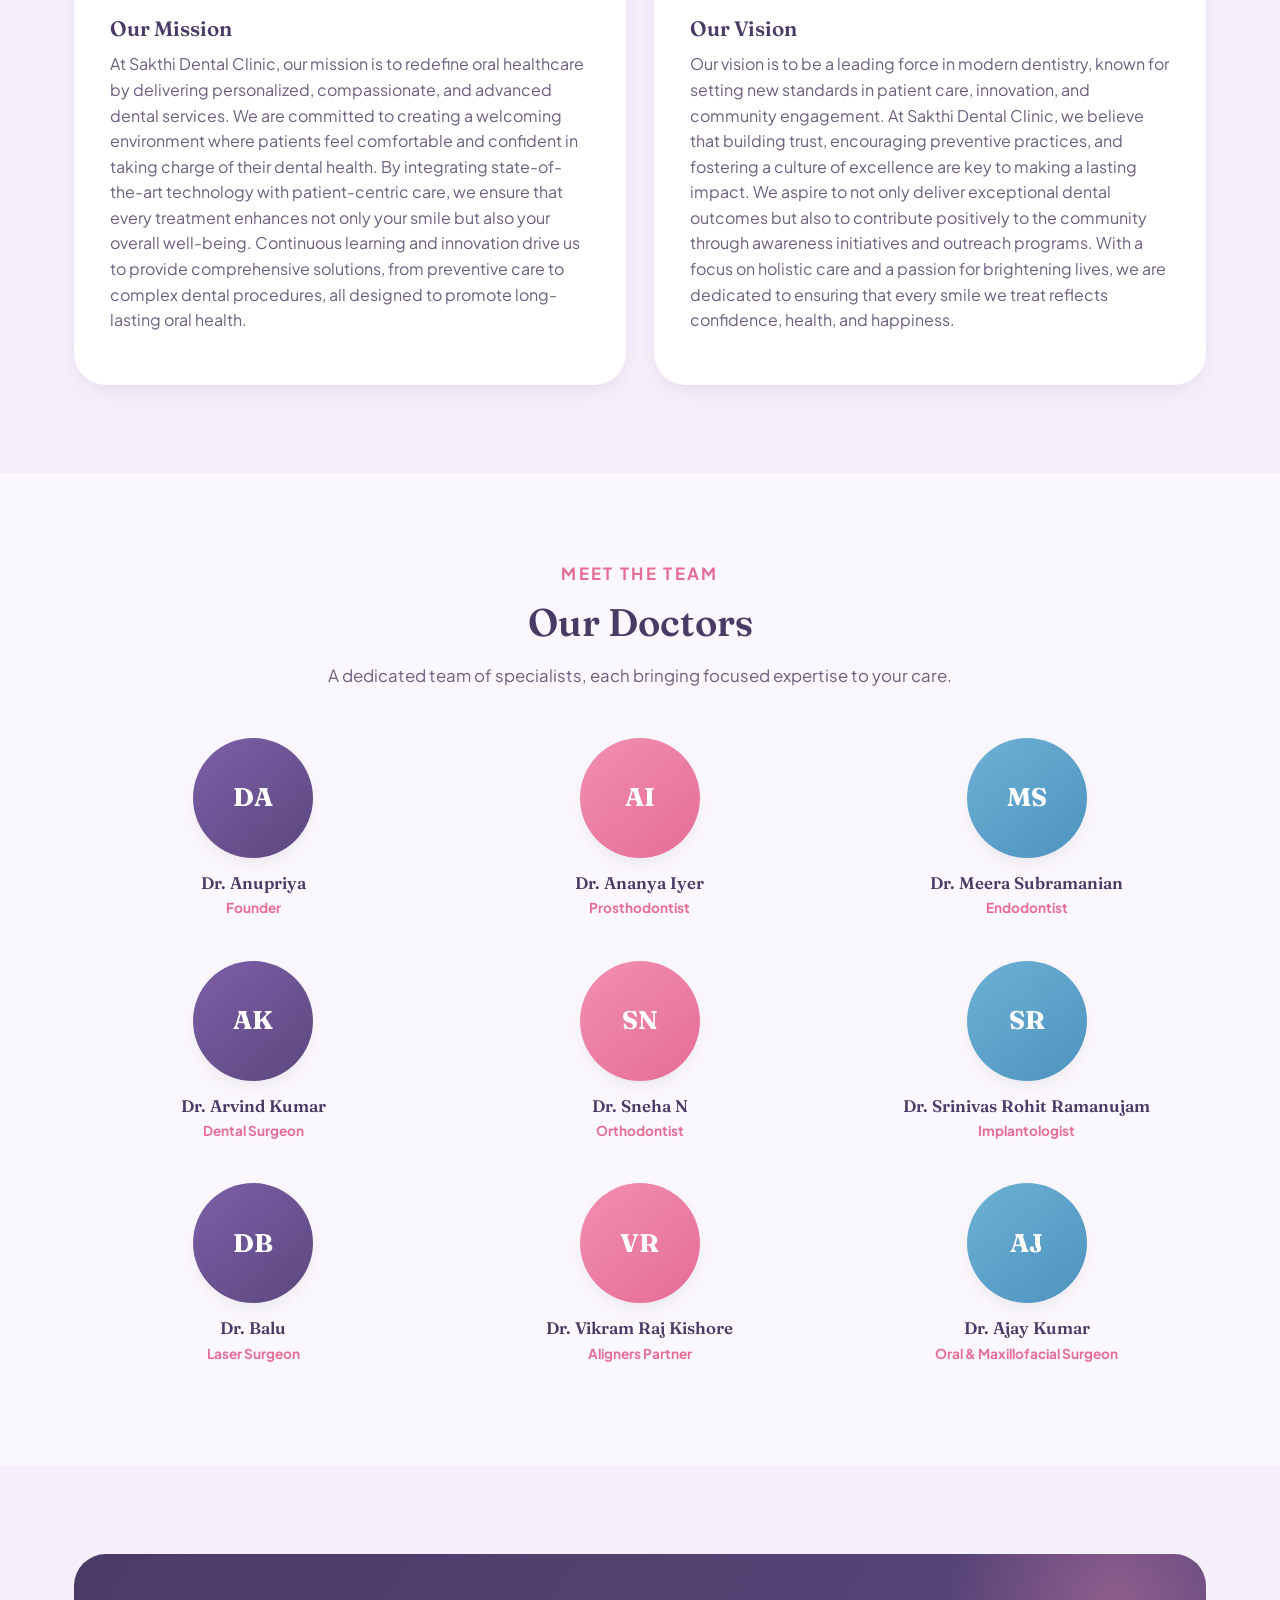
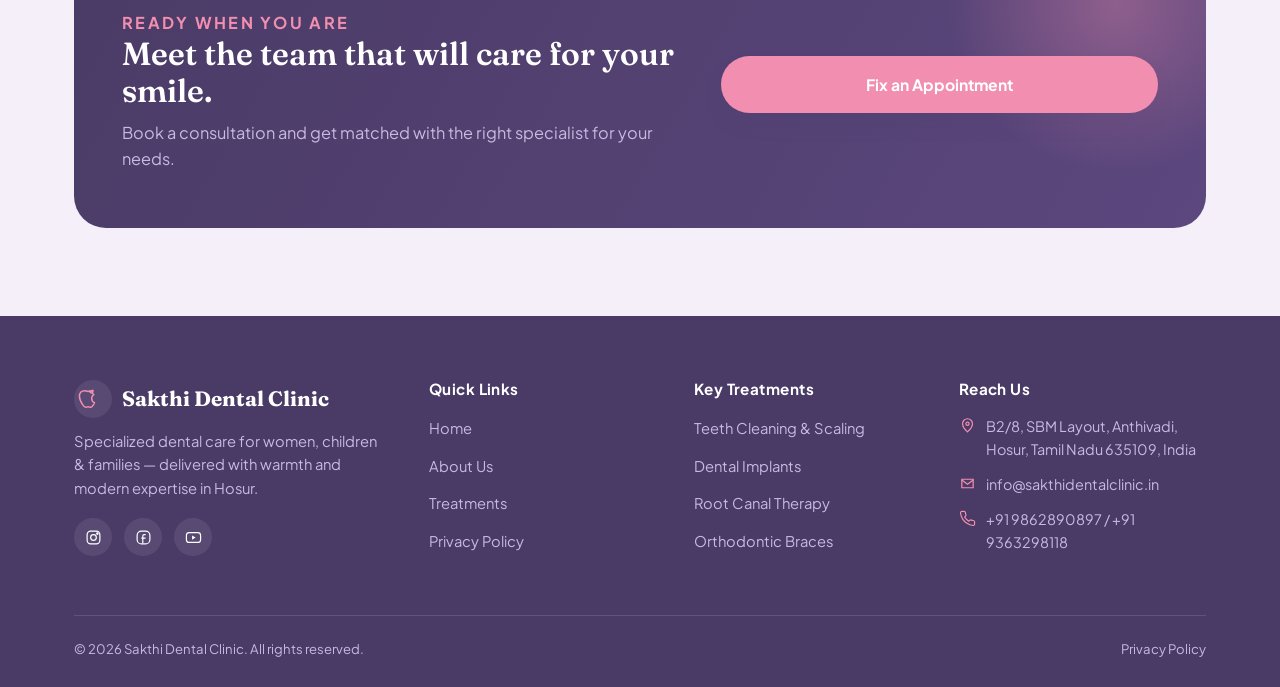
<file: about.html>
<!DOCTYPE html>
<html lang="en">
<head>
<meta charset="UTF-8">
<meta name="viewport" content="width=device-width, initial-scale=1.0">
<title>About Us | Sakthi Dental Clinic — Hosur</title>
<meta name="description" content="Meet Dr. Anupriya and the team behind Sakthi Dental Clinic — 20+ years of trusted dental care in Hosur.">
<link rel="preconnect" href="https://fonts.googleapis.com">
<link rel="preconnect" href="https://fonts.gstatic.com" crossorigin>
<link href="https://fonts.googleapis.com/css2?family=Fraunces:opsz,wght@9..144,500;9..144,600;9..144,700&family=Plus+Jakarta+Sans:wght@400;500;600;700;800&display=swap" rel="stylesheet">
<link rel="stylesheet" href="css/style.css">
</head>
<body>

<header class="site-header">
  <div class="container nav-inner">
    <a href="index.html" class="brand">
      <svg class="brand-mark" viewBox="0 0 40 40" fill="none" xmlns="http://www.w3.org/2000/svg">
        <circle cx="20" cy="20" r="20" fill="#EDE4F7"/>
        <path d="M20 11c-2.4 0-3.9 1.1-5.2 1.1-1.3 0-2.5-.9-4-.9-2.5 0-5.1 2-5.1 6 0 3 1.8 6.4 3.4 8.7 1.3 1.9 2 2.9 3.1 2.9.9 0 1.3-.6 2.6-.6s1.6.6 2.6.6c1.2 0 2-1.1 2.8-2.3.5-.8 1-1.7 1.4-2.6-1.9-.7-3-2.4-3-4.6 0-1.7.9-3.1 2.3-3.9-.9-1.3-2.3-2.1-3.9-2.3.4-.9 1.3-1.9 2.9-2.1.1.7 0 1.5-.4 2.2" stroke="#7C5FA8" stroke-width="1.6" stroke-linejoin="round" stroke-linecap="round" fill="#F28FB0" fill-opacity="0.15"/>
      </svg>
      <span>Sakthi Dental Clinic<span class="brand-sub">Hosur, Tamil Nadu</span></span>
    </a>
    <nav class="nav-links" id="navLinks">
      <a href="index.html">Home</a>
      <a href="about.html">About Us</a>
      <a href="treatments.html">Treatments</a>
      <a href="index.html#faq">FAQs</a>
      <a href="contact.html">Contact</a>
      <a href="contact.html" class="btn btn-primary">Fix an Appointment</a>
    </nav>
    <div class="nav-actions">
      <a href="contact.html" class="btn btn-primary">Fix an Appointment</a>
      <button class="nav-toggle" id="navToggle" aria-label="Toggle menu" aria-expanded="false">
        <span></span><span></span><span></span>
      </button>
    </div>
  </div>
</header>

<section class="page-hero">
  <div class="container reveal">
    <p class="eyebrow">About Sakthi Dental Clinic</p>
    <h1>Your Trusted Partner in Dental Care</h1>
    <p>Two decades of compassionate, expert dentistry built around the people of Hosur.</p>
  </div>
</section>

<section class="section-pad">
  <div class="container">
    <div class="founder-grid">
      <div class="founder-blob reveal">
        <svg viewBox="0 0 200 200" fill="none" xmlns="http://www.w3.org/2000/svg">
          <circle cx="100" cy="72" r="34" fill="#7C5FA8" fill-opacity="0.18" stroke="#7C5FA8" stroke-width="3"/>
          <path d="M50 168c6-32 26-50 50-50s44 18 50 50" stroke="#7C5FA8" stroke-width="3" fill="#F28FB0" fill-opacity="0.12" stroke-linecap="round"/>
        </svg>
      </div>
      <div class="founder-copy reveal">
        <p class="eyebrow">Get to Know Dr. Anupriya</p>
        <h2>Bringing Over 20 Years of Expertise</h2>
        <p>Dr. Anupriya stands as a leading figure in modern dentistry at Hosur. She began her professional journey after graduating in 2000. Her passion for delivering exceptional dental care was further nurtured during six impactful years at Mathura Clinic, where she refined her clinical skills and deepened her commitment to patient wellbeing.</p>
        <p>In 2004, Dr. Anupriya established Sakthi Dental Clinic in Hosur with a clear vision to make high-quality dental care accessible to all. Her dedication extends beyond private practice, reflected in her long-standing service with the Primary Health Center at Chandara Hospital, where she has been a trusted dental consultant for over a decade.</p>
        <div class="credential-row">
          <div class="stat"><div class="num">20+</div><div class="label">Years of Practice</div></div>
          <div class="stat"><div class="num">2004</div><div class="label">Clinic Founded</div></div>
          <div class="stat"><div class="num">10+</div><div class="label">Years at Chandara PHC</div></div>
        </div>
        <p>At Sakthi Dental Clinic, we believe that a healthy smile is a gateway to confidence and wellbeing. Our clinic blends advanced dental technology with a warm, patient-friendly environment to ensure every visit is comfortable and stress-free. From routine check-ups to specialized treatments, we prioritize personalized care tailored to your unique dental needs.</p>
        <p>Whether you're looking for preventive care, cosmetic enhancements, or restorative solutions, Dr. Anupriya and her team are committed to delivering excellence at every step. Because here, your smile isn't just treated — it's celebrated.</p>
      </div>
    </div>
  </div>
</section>

<svg class="smile-divider flip" viewBox="0 0 1440 60" preserveAspectRatio="none" xmlns="http://www.w3.org/2000/svg"><path d="M0 20 Q 360 60 720 20 T 1440 20 V60 H0 Z"/></svg>

<section class="section-pad band-alt">
  <div class="container">
    <div class="section-head reveal">
      <p class="eyebrow">What Drives Us</p>
      <h2>Our Vision &amp; Mission</h2>
    </div>
    <div class="vm-grid">
      <div class="vm-card reveal">
        <div class="pillar-icon"><svg viewBox="0 0 24 24" fill="none" stroke="#7C5FA8" stroke-width="1.7" stroke-linecap="round" stroke-linejoin="round" xmlns="http://www.w3.org/2000/svg"><path d="M12 21s7-6.3 7-11.5A7 7 0 105 9.5C5 14.7 12 21 12 21z"/><path d="M12 2v3M12 2l2 2M12 2l-2 2"/></svg></div>
        <h3>Our Mission</h3>
        <p>At Sakthi Dental Clinic, our mission is to redefine oral healthcare by delivering personalized, compassionate, and advanced dental services. We are committed to creating a welcoming environment where patients feel comfortable and confident in taking charge of their dental health. By integrating state-of-the-art technology with patient-centric care, we ensure that every treatment enhances not only your smile but also your overall well-being. Continuous learning and innovation drive us to provide comprehensive solutions, from preventive care to complex dental procedures, all designed to promote long-lasting oral health.</p>
      </div>
      <div class="vm-card reveal">
        <div class="pillar-icon"><svg viewBox="0 0 24 24" fill="none" stroke="#F28FB0" stroke-width="1.7" stroke-linecap="round" stroke-linejoin="round" xmlns="http://www.w3.org/2000/svg"><circle cx="12" cy="12" r="9"/><circle cx="12" cy="12" r="4.5"/><circle cx="12" cy="12" r="1"/></svg></div>
        <h3>Our Vision</h3>
        <p>Our vision is to be a leading force in modern dentistry, known for setting new standards in patient care, innovation, and community engagement. At Sakthi Dental Clinic, we believe that building trust, encouraging preventive practices, and fostering a culture of excellence are key to making a lasting impact. We aspire to not only deliver exceptional dental outcomes but also to contribute positively to the community through awareness initiatives and outreach programs. With a focus on holistic care and a passion for brightening lives, we are dedicated to ensuring that every smile we treat reflects confidence, health, and happiness.</p>
      </div>
    </div>
  </div>
</section>

<section class="section-pad">
  <div class="container">
    <div class="section-head reveal">
      <p class="eyebrow">Meet the Team</p>
      <h2>Our Doctors</h2>
      <p>A dedicated team of specialists, each bringing focused expertise to your care.</p>
    </div>
    <div class="team-grid">

      <div class="team-card reveal">
        <div class="team-avatar" style="background:linear-gradient(140deg,#7C5FA8,#5c477e);">DA</div>
        <h3>Dr. Anupriya</h3>
        <p class="role">Founder</p>
      </div>
      <div class="team-card reveal">
        <div class="team-avatar" style="background:linear-gradient(140deg,#F28FB0,#E56D95);">AI</div>
        <h3>Dr. Ananya Iyer</h3>
        <p class="role">Prosthodontist</p>
      </div>
      <div class="team-card reveal">
        <div class="team-avatar" style="background:linear-gradient(140deg,#6FB1D6,#4C93BE);">MS</div>
        <h3>Dr. Meera Subramanian</h3>
        <p class="role">Endodontist</p>
      </div>
      <div class="team-card reveal">
        <div class="team-avatar" style="background:linear-gradient(140deg,#7C5FA8,#5c477e);">AK</div>
        <h3>Dr. Arvind Kumar</h3>
        <p class="role">Dental Surgeon</p>
      </div>
      <div class="team-card reveal">
        <div class="team-avatar" style="background:linear-gradient(140deg,#F28FB0,#E56D95);">SN</div>
        <h3>Dr. Sneha N</h3>
        <p class="role">Orthodontist</p>
      </div>
      <div class="team-card reveal">
        <div class="team-avatar" style="background:linear-gradient(140deg,#6FB1D6,#4C93BE);">SR</div>
        <h3>Dr. Srinivas Rohit Ramanujam</h3>
        <p class="role">Implantologist</p>
      </div>
      <div class="team-card reveal">
        <div class="team-avatar" style="background:linear-gradient(140deg,#7C5FA8,#5c477e);">DB</div>
        <h3>Dr. Balu</h3>
        <p class="role">Laser Surgeon</p>
      </div>
      <div class="team-card reveal">
        <div class="team-avatar" style="background:linear-gradient(140deg,#F28FB0,#E56D95);">VR</div>
        <h3>Dr. Vikram Raj Kishore</h3>
        <p class="role">Aligners Partner</p>
      </div>
      <div class="team-card reveal">
        <div class="team-avatar" style="background:linear-gradient(140deg,#6FB1D6,#4C93BE);">AJ</div>
        <h3>Dr. Ajay Kumar</h3>
        <p class="role">Oral &amp; Maxillofacial Surgeon</p>
      </div>

    </div>
  </div>
</section>

<section class="section-pad band-alt">
  <div class="container">
    <div class="pricing-band reveal">
      <div>
        <p class="eyebrow" style="color:#F28FB0;">Ready When You Are</p>
        <h2>Meet the team that will care for your smile.</h2>
        <p>Book a consultation and get matched with the right specialist for your needs.</p>
      </div>
      <div class="pricing-cta">
        <a href="contact.html" class="btn btn-primary btn-block">Fix an Appointment</a>
      </div>
    </div>
  </div>
</section>

<footer class="site-footer">
  <div class="container">
    <div class="footer-grid">
      <div class="footer-brand">
        <div class="brand">
          <svg class="brand-mark" viewBox="0 0 40 40" fill="none" xmlns="http://www.w3.org/2000/svg">
            <circle cx="20" cy="20" r="20" fill="rgba(255,255,255,0.08)"/>
            <path d="M20 11c-2.4 0-3.9 1.1-5.2 1.1-1.3 0-2.5-.9-4-.9-2.5 0-5.1 2-5.1 6 0 3 1.8 6.4 3.4 8.7 1.3 1.9 2 2.9 3.1 2.9.9 0 1.3-.6 2.6-.6s1.6.6 2.6.6c1.2 0 2-1.1 2.8-2.3.5-.8 1-1.7 1.4-2.6-1.9-.7-3-2.4-3-4.6 0-1.7.9-3.1 2.3-3.9-.9-1.3-2.3-2.1-3.9-2.3.4-.9 1.3-1.9 2.9-2.1.1.7 0 1.5-.4 2.2" stroke="#F28FB0" stroke-width="1.6" stroke-linejoin="round" stroke-linecap="round"/>
          </svg>
          <span>Sakthi Dental Clinic</span>
        </div>
        <p>Specialized dental care for women, children &amp; families — delivered with warmth and modern expertise in Hosur.</p>
        <div class="footer-social">
          <a href="#" aria-label="Instagram"><svg viewBox="0 0 24 24" fill="none" stroke="currentColor" stroke-width="1.7"><rect x="3" y="3" width="18" height="18" rx="5"/><circle cx="12" cy="12" r="4"/><circle cx="17.5" cy="6.5" r="1"/></svg></a>
          <a href="#" aria-label="Facebook"><svg viewBox="0 0 24 24" fill="none" stroke="currentColor" stroke-width="1.7"><path d="M15 8h-2a2 2 0 00-2 2v10M9 13h6"/><path d="M15 3H9a6 6 0 00-6 6v6a6 6 0 006 6h6a6 6 0 006-6V9a6 6 0 00-6-6z"/></svg></a>
          <a href="#" aria-label="YouTube"><svg viewBox="0 0 24 24" fill="none" stroke="currentColor" stroke-width="1.7"><rect x="2" y="5" width="20" height="14" rx="4"/><path d="M10 9l5 3-5 3V9z" fill="currentColor" stroke="none"/></svg></a>
        </div>
      </div>
      <div class="footer-col">
        <h4>Quick Links</h4>
        <ul>
          <li><a href="index.html">Home</a></li>
          <li><a href="about.html">About Us</a></li>
          <li><a href="treatments.html">Treatments</a></li>
          <li><a href="privacy.html">Privacy Policy</a></li>
        </ul>
      </div>
      <div class="footer-col">
        <h4>Key Treatments</h4>
        <ul>
          <li><a href="treatments.html#cleaning-scaling">Teeth Cleaning &amp; Scaling</a></li>
          <li><a href="treatments.html#implants">Dental Implants</a></li>
          <li><a href="treatments.html#root-canal">Root Canal Therapy</a></li>
          <li><a href="treatments.html#orthodontic-braces">Orthodontic Braces</a></li>
        </ul>
      </div>
      <div class="footer-col">
        <h4>Reach Us</h4>
        <ul class="footer-contact">
          <li><svg viewBox="0 0 24 24" fill="none" stroke="currentColor" stroke-width="1.7"><path d="M12 21s7-6.3 7-11.5A7 7 0 105 9.5C5 14.7 12 21 12 21z"/><circle cx="12" cy="9.5" r="2.3"/></svg><span>B2/8, SBM Layout, Anthivadi, Hosur, Tamil Nadu 635109, India</span></li>
          <li><svg viewBox="0 0 24 24" fill="none" stroke="currentColor" stroke-width="1.7"><path d="M4 6h16v12H4z"/><path d="M4 7l8 6 8-6"/></svg><span>info@sakthidentalclinic.in</span></li>
          <li><svg viewBox="0 0 24 24" fill="none" stroke="currentColor" stroke-width="1.7"><path d="M22 16.9v3a2 2 0 01-2.2 2 19.8 19.8 0 01-8.6-3.1 19.5 19.5 0 01-6-6A19.8 19.8 0 012.1 4.2 2 2 0 014.1 2h3a2 2 0 012 1.7c.1 1 .3 2 .6 2.9a2 2 0 01-.5 2.1L8 9.9a16 16 0 006 6l1.2-1.2a2 2 0 012.1-.5c.9.3 1.9.5 2.9.6a2 2 0 011.8 2.1z"/></svg><span>+91 9862890897 / +91 9363298118</span></li>
        </ul>
      </div>
    </div>
    <div class="footer-bottom">
      <span>&copy; 2026 Sakthi Dental Clinic. All rights reserved.</span>
      <a href="privacy.html">Privacy Policy</a>
    </div>
  </div>
</footer>

<div class="sticky-cta">
  <a href="contact.html" class="btn btn-primary btn-block">Fix an Appointment</a>
</div>

<script src="js/main.js"></script>
</body>
</html>
</file>
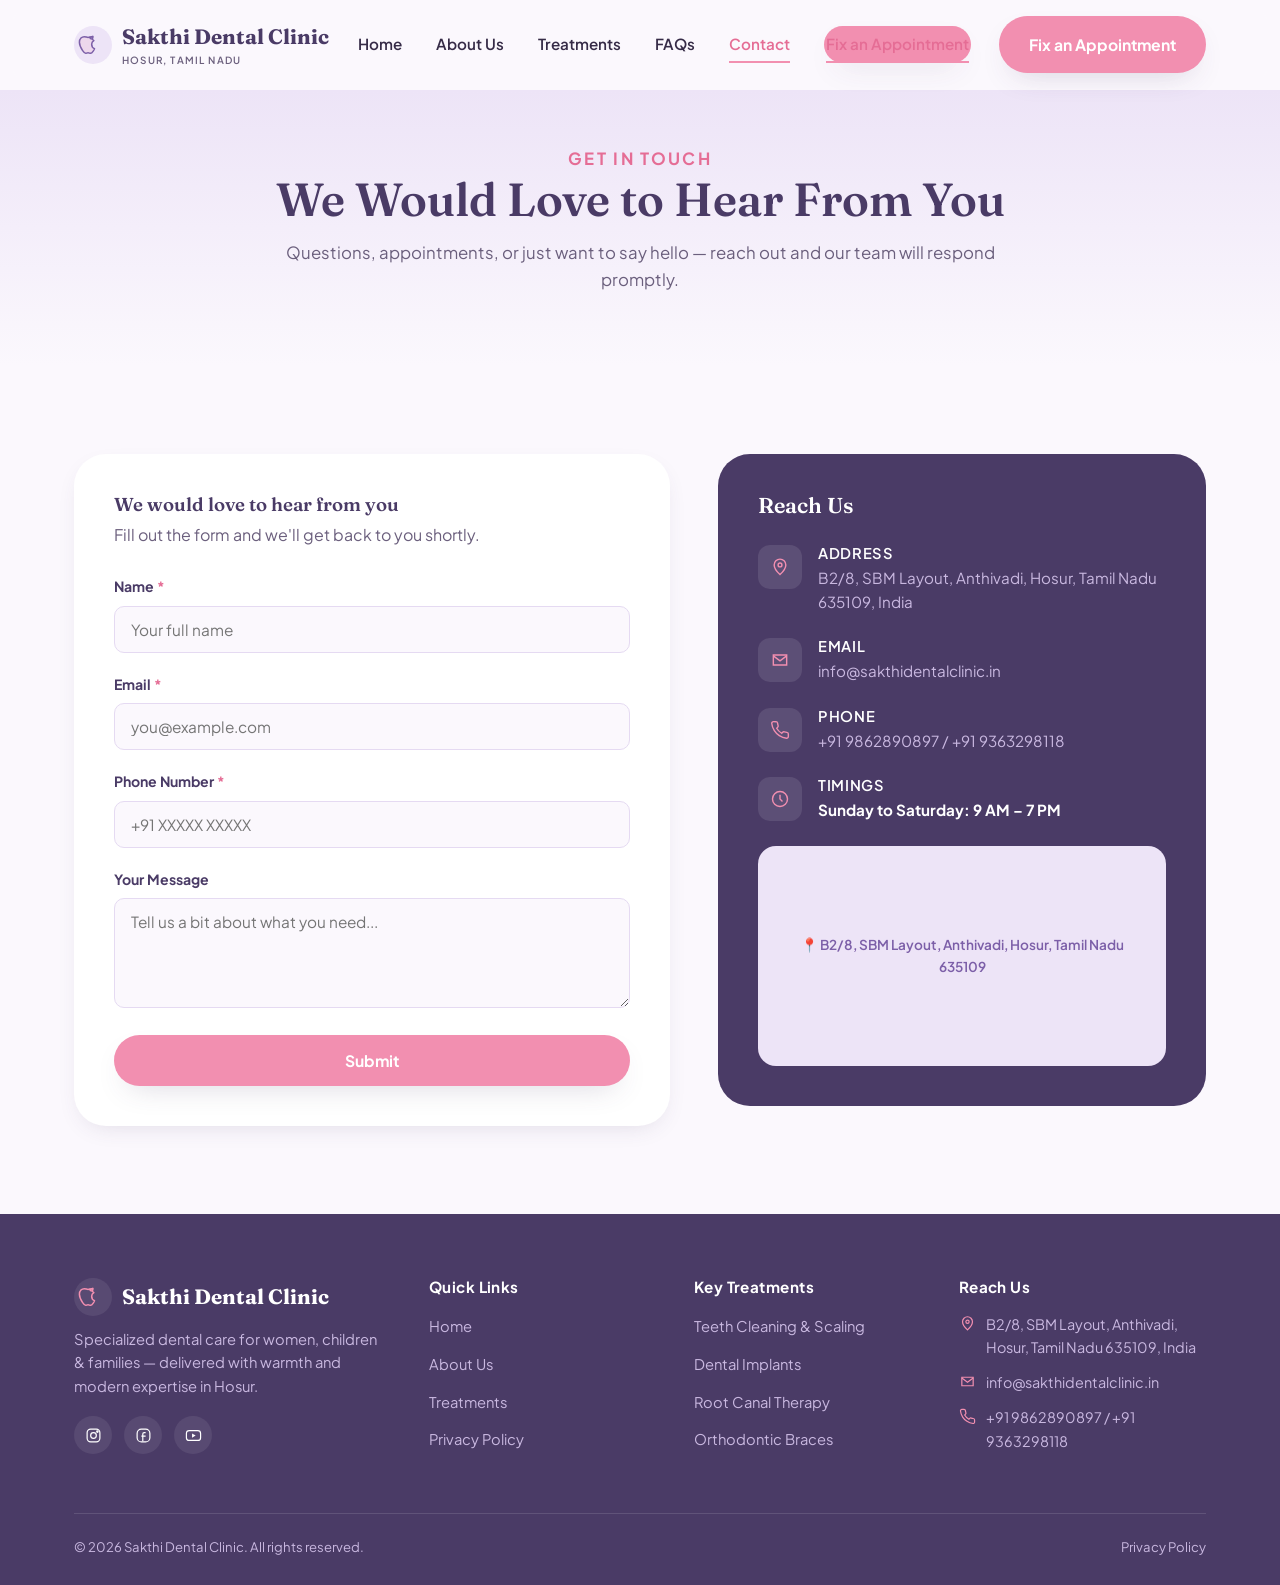
<file: contact.html>
<!DOCTYPE html>
<html lang="en">
<head>
<meta charset="UTF-8">
<meta name="viewport" content="width=device-width, initial-scale=1.0">
<title>Contact Us | Sakthi Dental Clinic — Hosur</title>
<meta name="description" content="Get in touch with Sakthi Dental Clinic in Hosur — fix an appointment, ask a question, or find our location and hours.">
<link rel="preconnect" href="https://fonts.googleapis.com">
<link rel="preconnect" href="https://fonts.gstatic.com" crossorigin>
<link href="https://fonts.googleapis.com/css2?family=Fraunces:opsz,wght@9..144,500;9..144,600;9..144,700&family=Plus+Jakarta+Sans:wght@400;500;600;700;800&display=swap" rel="stylesheet">
<link rel="stylesheet" href="css/style.css">
</head>
<body>

<header class="site-header">
  <div class="container nav-inner">
    <a href="index.html" class="brand">
      <svg class="brand-mark" viewBox="0 0 40 40" fill="none" xmlns="http://www.w3.org/2000/svg">
        <circle cx="20" cy="20" r="20" fill="#EDE4F7"/>
        <path d="M20 11c-2.4 0-3.9 1.1-5.2 1.1-1.3 0-2.5-.9-4-.9-2.5 0-5.1 2-5.1 6 0 3 1.8 6.4 3.4 8.7 1.3 1.9 2 2.9 3.1 2.9.9 0 1.3-.6 2.6-.6s1.6.6 2.6.6c1.2 0 2-1.1 2.8-2.3.5-.8 1-1.7 1.4-2.6-1.9-.7-3-2.4-3-4.6 0-1.7.9-3.1 2.3-3.9-.9-1.3-2.3-2.1-3.9-2.3.4-.9 1.3-1.9 2.9-2.1.1.7 0 1.5-.4 2.2" stroke="#7C5FA8" stroke-width="1.6" stroke-linejoin="round" stroke-linecap="round" fill="#F28FB0" fill-opacity="0.15"/>
      </svg>
      <span>Sakthi Dental Clinic<span class="brand-sub">Hosur, Tamil Nadu</span></span>
    </a>
    <nav class="nav-links" id="navLinks">
      <a href="index.html">Home</a>
      <a href="about.html">About Us</a>
      <a href="treatments.html">Treatments</a>
      <a href="index.html#faq">FAQs</a>
      <a href="contact.html">Contact</a>
      <a href="contact.html" class="btn btn-primary">Fix an Appointment</a>
    </nav>
    <div class="nav-actions">
      <a href="contact.html" class="btn btn-primary">Fix an Appointment</a>
      <button class="nav-toggle" id="navToggle" aria-label="Toggle menu" aria-expanded="false">
        <span></span><span></span><span></span>
      </button>
    </div>
  </div>
</header>

<section class="page-hero">
  <div class="container reveal">
    <p class="eyebrow">Get In Touch</p>
    <h1>We Would Love to Hear From You</h1>
    <p>Questions, appointments, or just want to say hello — reach out and our team will respond promptly.</p>
  </div>
</section>

<section class="section-pad">
  <div class="container">
    <div class="contact-grid">

      <div class="contact-form-card reveal">
        <h3 style="margin-bottom:6px;">We would love to hear from you</h3>
        <p style="margin-bottom:28px;">Fill out the form and we'll get back to you shortly.</p>

        <div class="form-success">
          <svg viewBox="0 0 24 24" fill="none" stroke="currentColor" stroke-width="2" stroke-linecap="round" stroke-linejoin="round"><circle cx="12" cy="12" r="10"/><path d="M8 12l3 3 5-6"/></svg>
          <span>Thank you! Your message has been received — we'll be in touch soon.</span>
        </div>

        <form id="contact-form" novalidate>
          <div class="form-row">
            <label for="name">Name <span class="req">*</span></label>
            <input type="text" id="name" name="name" placeholder="Your full name" required>
            <p class="error-msg">Please enter your name (at least 2 characters).</p>
          </div>
          <div class="form-row">
            <label for="email">Email <span class="req">*</span></label>
            <input type="email" id="email" name="email" placeholder="you@example.com" required>
            <p class="error-msg">Please enter a valid email address.</p>
          </div>
          <div class="form-row">
            <label for="phone">Phone Number <span class="req">*</span></label>
            <input type="tel" id="phone" name="phone" placeholder="+91 XXXXX XXXXX" required>
            <p class="error-msg">Please enter a valid phone number.</p>
          </div>
          <div class="form-row">
            <label for="message">Your Message</label>
            <textarea id="message" name="message" placeholder="Tell us a bit about what you need..."></textarea>
          </div>
          <button type="submit" class="btn btn-primary btn-block">Submit</button>
        </form>
      </div>

      <div class="reveal">
        <div class="info-card">
          <h3>Reach Us</h3>
          <div class="info-row">
            <div class="info-icon"><svg viewBox="0 0 24 24" fill="none" stroke="currentColor" stroke-width="1.7"><path d="M12 21s7-6.3 7-11.5A7 7 0 105 9.5C5 14.7 12 21 12 21z"/><circle cx="12" cy="9.5" r="2.3"/></svg></div>
            <div><h4>Address</h4><p>B2/8, SBM Layout, Anthivadi, Hosur, Tamil Nadu 635109, India</p></div>
          </div>
          <div class="info-row">
            <div class="info-icon"><svg viewBox="0 0 24 24" fill="none" stroke="currentColor" stroke-width="1.7"><path d="M4 6h16v12H4z"/><path d="M4 7l8 6 8-6"/></svg></div>
            <div><h4>Email</h4><p>info@sakthidentalclinic.in</p></div>
          </div>
          <div class="info-row">
            <div class="info-icon"><svg viewBox="0 0 24 24" fill="none" stroke="currentColor" stroke-width="1.7"><path d="M22 16.9v3a2 2 0 01-2.2 2 19.8 19.8 0 01-8.6-3.1 19.5 19.5 0 01-6-6A19.8 19.8 0 012.1 4.2 2 2 0 014.1 2h3a2 2 0 012 1.7c.1 1 .3 2 .6 2.9a2 2 0 01-.5 2.1L8 9.9a16 16 0 006 6l1.2-1.2a2 2 0 012.1-.5c.9.3 1.9.5 2.9.6a2 2 0 011.8 2.1z"/></svg></div>
            <div><h4>Phone</h4><p>+91 9862890897 / +91 9363298118</p></div>
          </div>
          <div class="info-row">
            <div class="info-icon"><svg viewBox="0 0 24 24" fill="none" stroke="currentColor" stroke-width="1.7"><circle cx="12" cy="12" r="9"/><path d="M12 7v5l3 3"/></svg></div>
            <div><h4>Timings</h4><p><strong style="color:#fff;">Sunday to Saturday: 9 AM – 7 PM</strong></p></div>
          </div>
          <div class="map-embed">
            📍 B2/8, SBM Layout, Anthivadi, Hosur, Tamil Nadu 635109
          </div>
        </div>
      </div>

    </div>
  </div>
</section>

<footer class="site-footer">
  <div class="container">
    <div class="footer-grid">
      <div class="footer-brand">
        <div class="brand">
          <svg class="brand-mark" viewBox="0 0 40 40" fill="none" xmlns="http://www.w3.org/2000/svg">
            <circle cx="20" cy="20" r="20" fill="rgba(255,255,255,0.08)"/>
            <path d="M20 11c-2.4 0-3.9 1.1-5.2 1.1-1.3 0-2.5-.9-4-.9-2.5 0-5.1 2-5.1 6 0 3 1.8 6.4 3.4 8.7 1.3 1.9 2 2.9 3.1 2.9.9 0 1.3-.6 2.6-.6s1.6.6 2.6.6c1.2 0 2-1.1 2.8-2.3.5-.8 1-1.7 1.4-2.6-1.9-.7-3-2.4-3-4.6 0-1.7.9-3.1 2.3-3.9-.9-1.3-2.3-2.1-3.9-2.3.4-.9 1.3-1.9 2.9-2.1.1.7 0 1.5-.4 2.2" stroke="#F28FB0" stroke-width="1.6" stroke-linejoin="round" stroke-linecap="round"/>
          </svg>
          <span>Sakthi Dental Clinic</span>
        </div>
        <p>Specialized dental care for women, children &amp; families — delivered with warmth and modern expertise in Hosur.</p>
        <div class="footer-social">
          <a href="#" aria-label="Instagram"><svg viewBox="0 0 24 24" fill="none" stroke="currentColor" stroke-width="1.7"><rect x="3" y="3" width="18" height="18" rx="5"/><circle cx="12" cy="12" r="4"/><circle cx="17.5" cy="6.5" r="1"/></svg></a>
          <a href="#" aria-label="Facebook"><svg viewBox="0 0 24 24" fill="none" stroke="currentColor" stroke-width="1.7"><path d="M15 8h-2a2 2 0 00-2 2v10M9 13h6"/><path d="M15 3H9a6 6 0 00-6 6v6a6 6 0 006 6h6a6 6 0 006-6V9a6 6 0 00-6-6z"/></svg></a>
          <a href="#" aria-label="YouTube"><svg viewBox="0 0 24 24" fill="none" stroke="currentColor" stroke-width="1.7"><rect x="2" y="5" width="20" height="14" rx="4"/><path d="M10 9l5 3-5 3V9z" fill="currentColor" stroke="none"/></svg></a>
        </div>
      </div>
      <div class="footer-col">
        <h4>Quick Links</h4>
        <ul>
          <li><a href="index.html">Home</a></li>
          <li><a href="about.html">About Us</a></li>
          <li><a href="treatments.html">Treatments</a></li>
          <li><a href="privacy.html">Privacy Policy</a></li>
        </ul>
      </div>
      <div class="footer-col">
        <h4>Key Treatments</h4>
        <ul>
          <li><a href="treatments.html#cleaning-scaling">Teeth Cleaning &amp; Scaling</a></li>
          <li><a href="treatments.html#implants">Dental Implants</a></li>
          <li><a href="treatments.html#root-canal">Root Canal Therapy</a></li>
          <li><a href="treatments.html#orthodontic-braces">Orthodontic Braces</a></li>
        </ul>
      </div>
      <div class="footer-col">
        <h4>Reach Us</h4>
        <ul class="footer-contact">
          <li><svg viewBox="0 0 24 24" fill="none" stroke="currentColor" stroke-width="1.7"><path d="M12 21s7-6.3 7-11.5A7 7 0 105 9.5C5 14.7 12 21 12 21z"/><circle cx="12" cy="9.5" r="2.3"/></svg><span>B2/8, SBM Layout, Anthivadi, Hosur, Tamil Nadu 635109, India</span></li>
          <li><svg viewBox="0 0 24 24" fill="none" stroke="currentColor" stroke-width="1.7"><path d="M4 6h16v12H4z"/><path d="M4 7l8 6 8-6"/></svg><span>info@sakthidentalclinic.in</span></li>
          <li><svg viewBox="0 0 24 24" fill="none" stroke="currentColor" stroke-width="1.7"><path d="M22 16.9v3a2 2 0 01-2.2 2 19.8 19.8 0 01-8.6-3.1 19.5 19.5 0 01-6-6A19.8 19.8 0 012.1 4.2 2 2 0 014.1 2h3a2 2 0 012 1.7c.1 1 .3 2 .6 2.9a2 2 0 01-.5 2.1L8 9.9a16 16 0 006 6l1.2-1.2a2 2 0 012.1-.5c.9.3 1.9.5 2.9.6a2 2 0 011.8 2.1z"/></svg><span>+91 9862890897 / +91 9363298118</span></li>
        </ul>
      </div>
    </div>
    <div class="footer-bottom">
      <span>&copy; 2026 Sakthi Dental Clinic. All rights reserved.</span>
      <a href="privacy.html">Privacy Policy</a>
    </div>
  </div>
</footer>

<script src="js/main.js"></script>
</body>
</html>
</file>
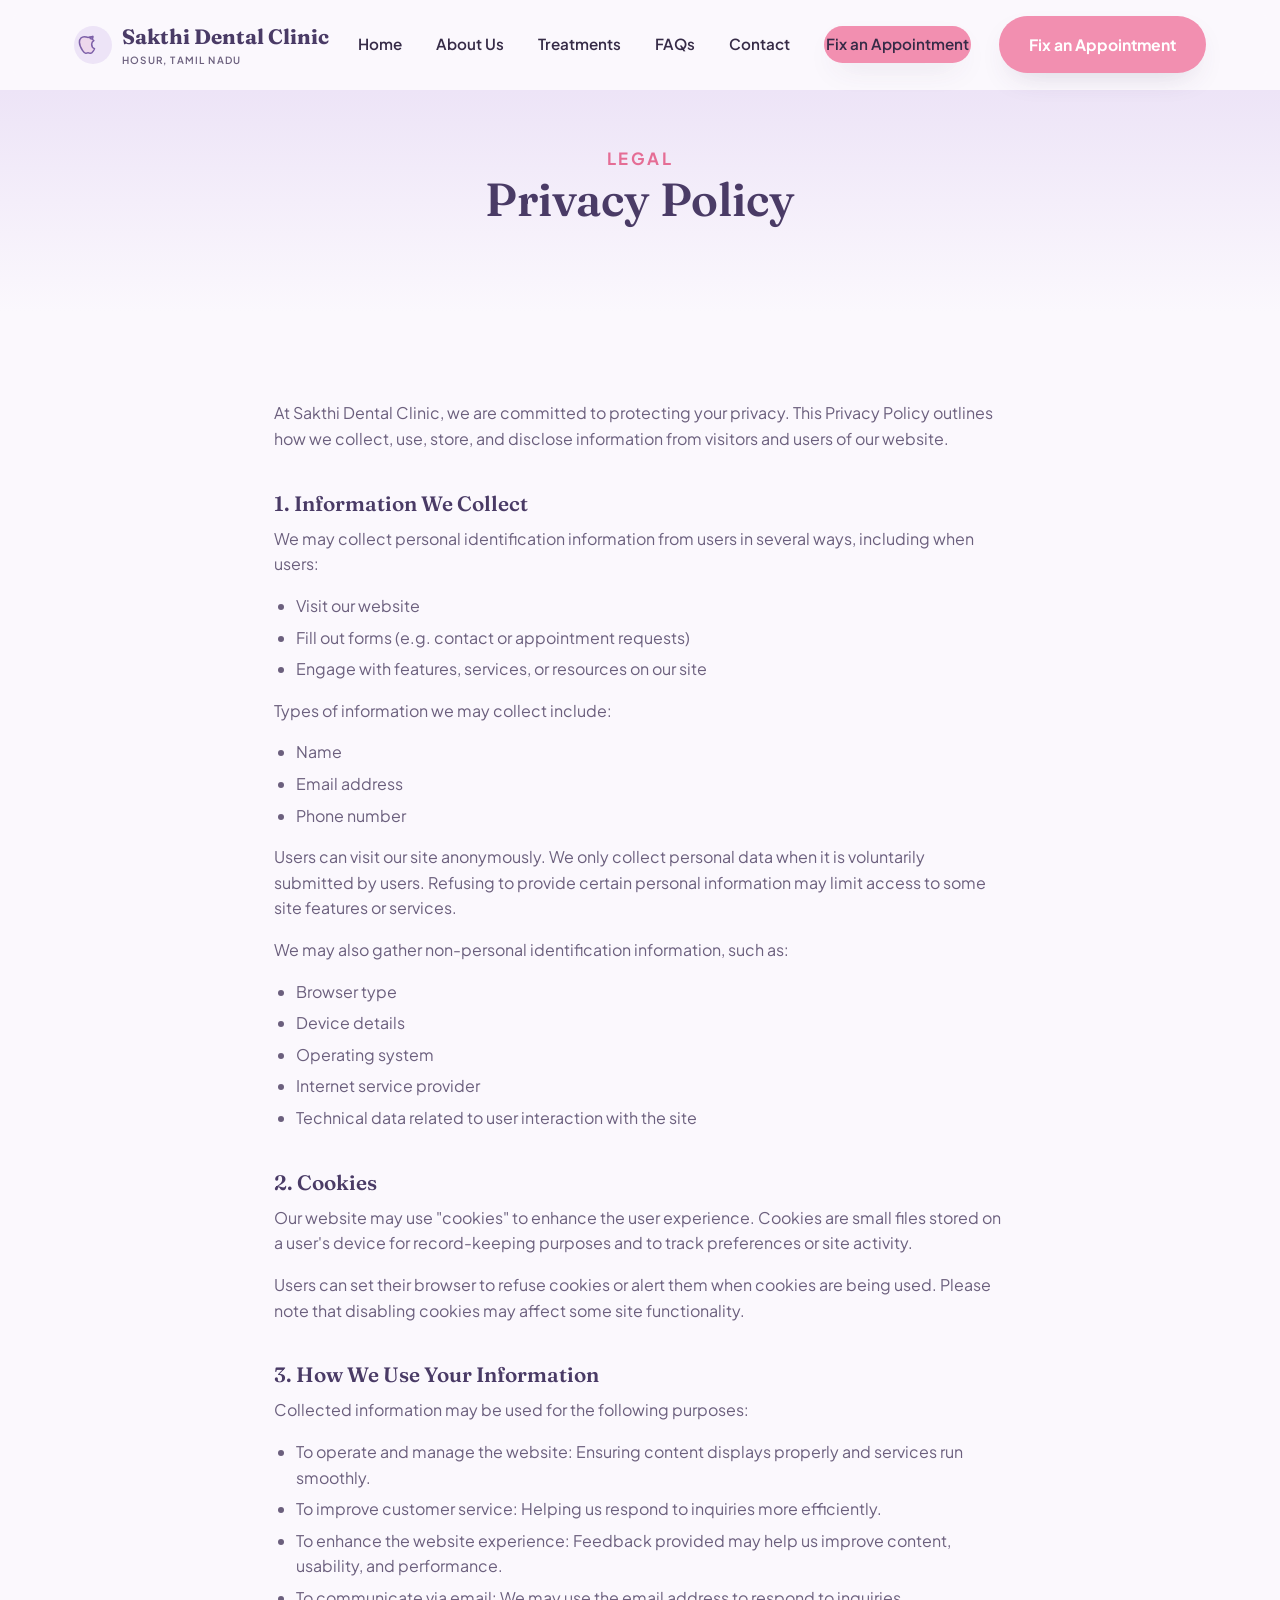
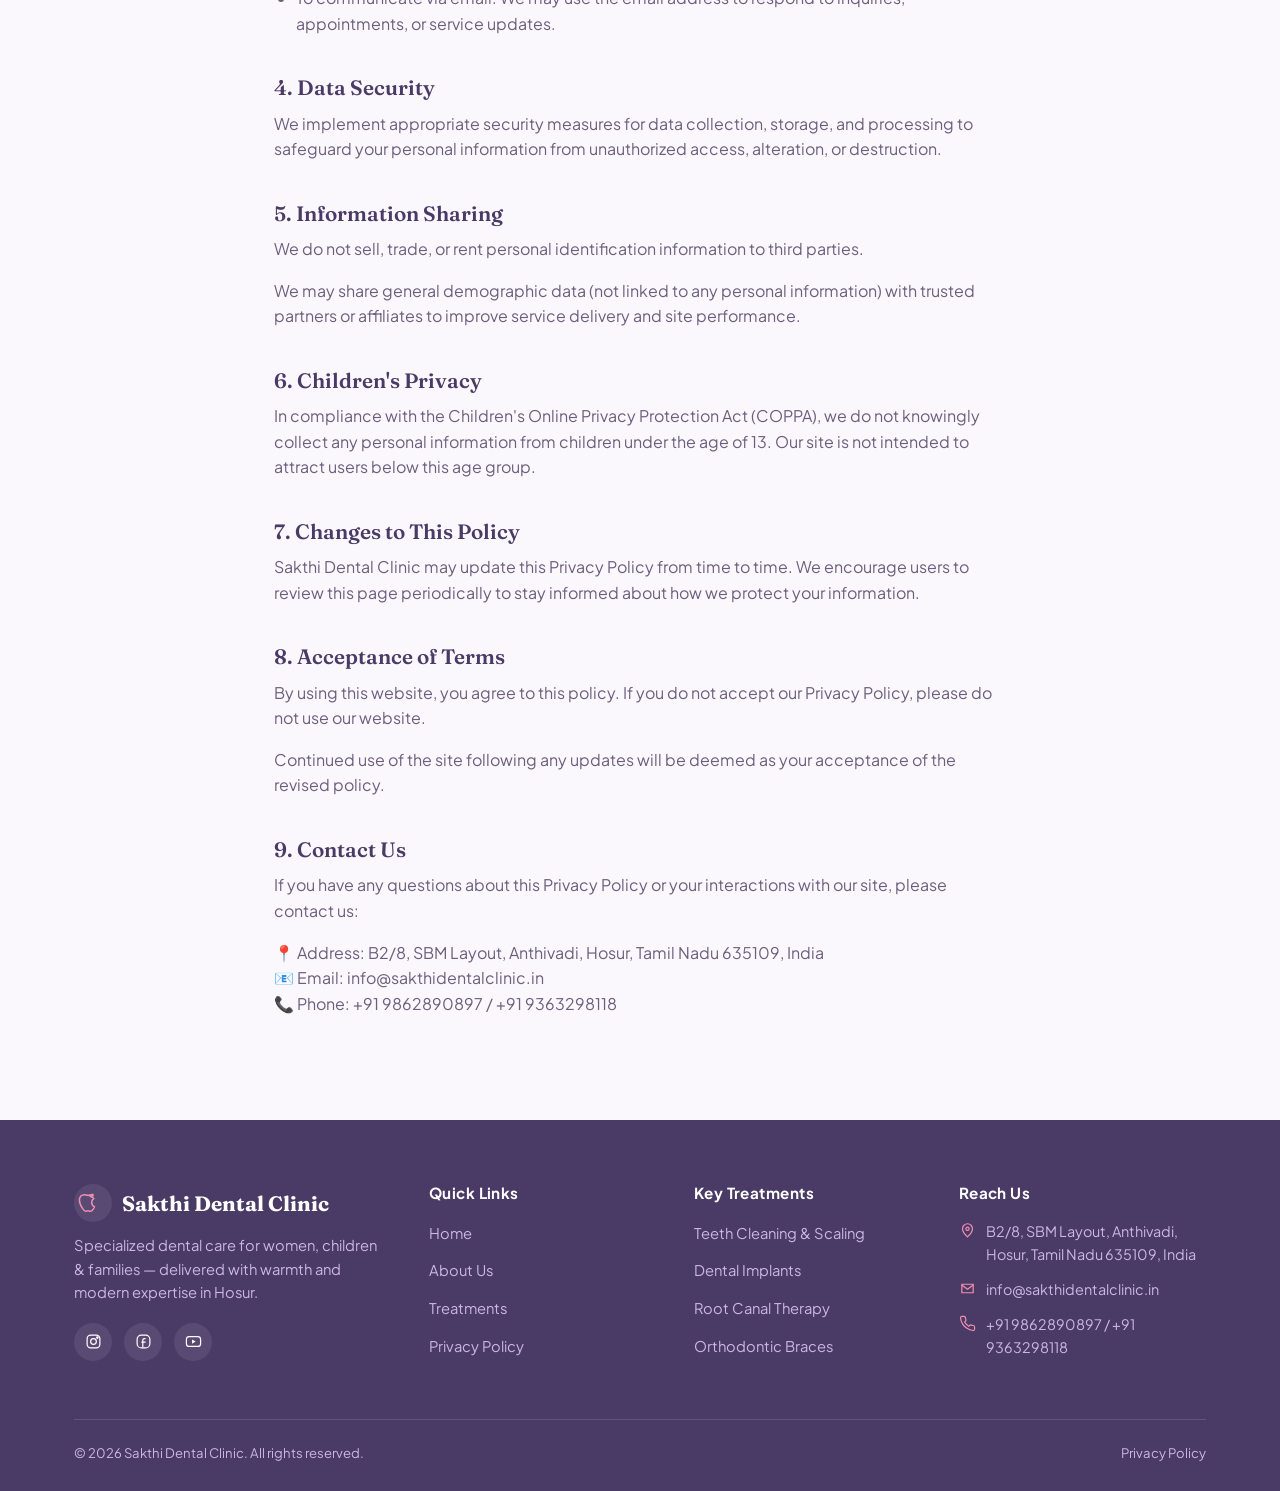
<file: privacy.html>
<!DOCTYPE html>
<html lang="en">
<head>
<meta charset="UTF-8">
<meta name="viewport" content="width=device-width, initial-scale=1.0">
<title>Privacy Policy | Sakthi Dental Clinic — Hosur</title>
<meta name="description" content="Privacy Policy for Sakthi Dental Clinic's website.">
<link rel="preconnect" href="https://fonts.googleapis.com">
<link rel="preconnect" href="https://fonts.gstatic.com" crossorigin>
<link href="https://fonts.googleapis.com/css2?family=Fraunces:opsz,wght@9..144,500;9..144,600;9..144,700&family=Plus+Jakarta+Sans:wght@400;500;600;700;800&display=swap" rel="stylesheet">
<link rel="stylesheet" href="css/style.css">
</head>
<body>

<header class="site-header">
  <div class="container nav-inner">
    <a href="index.html" class="brand">
      <svg class="brand-mark" viewBox="0 0 40 40" fill="none" xmlns="http://www.w3.org/2000/svg">
        <circle cx="20" cy="20" r="20" fill="#EDE4F7"/>
        <path d="M20 11c-2.4 0-3.9 1.1-5.2 1.1-1.3 0-2.5-.9-4-.9-2.5 0-5.1 2-5.1 6 0 3 1.8 6.4 3.4 8.7 1.3 1.9 2 2.9 3.1 2.9.9 0 1.3-.6 2.6-.6s1.6.6 2.6.6c1.2 0 2-1.1 2.8-2.3.5-.8 1-1.7 1.4-2.6-1.9-.7-3-2.4-3-4.6 0-1.7.9-3.1 2.3-3.9-.9-1.3-2.3-2.1-3.9-2.3.4-.9 1.3-1.9 2.9-2.1.1.7 0 1.5-.4 2.2" stroke="#7C5FA8" stroke-width="1.6" stroke-linejoin="round" stroke-linecap="round" fill="#F28FB0" fill-opacity="0.15"/>
      </svg>
      <span>Sakthi Dental Clinic<span class="brand-sub">Hosur, Tamil Nadu</span></span>
    </a>
    <nav class="nav-links" id="navLinks">
      <a href="index.html">Home</a>
      <a href="about.html">About Us</a>
      <a href="treatments.html">Treatments</a>
      <a href="index.html#faq">FAQs</a>
      <a href="contact.html">Contact</a>
      <a href="contact.html" class="btn btn-primary">Fix an Appointment</a>
    </nav>
    <div class="nav-actions">
      <a href="contact.html" class="btn btn-primary">Fix an Appointment</a>
      <button class="nav-toggle" id="navToggle" aria-label="Toggle menu" aria-expanded="false">
        <span></span><span></span><span></span>
      </button>
    </div>
  </div>
</header>

<section class="page-hero">
  <div class="container reveal">
    <p class="eyebrow">Legal</p>
    <h1>Privacy Policy</h1>
  </div>
</section>

<section class="section-pad">
  <div class="container legal-content reveal">

    <p>At Sakthi Dental Clinic, we are committed to protecting your privacy. This Privacy Policy outlines how we collect, use, store, and disclose information from visitors and users of our website.</p>

    <h2>1. Information We Collect</h2>
    <p>We may collect personal identification information from users in several ways, including when users:</p>
    <ul>
      <li>Visit our website</li>
      <li>Fill out forms (e.g. contact or appointment requests)</li>
      <li>Engage with features, services, or resources on our site</li>
    </ul>
    <p>Types of information we may collect include:</p>
    <ul>
      <li>Name</li>
      <li>Email address</li>
      <li>Phone number</li>
    </ul>
    <p>Users can visit our site anonymously. We only collect personal data when it is voluntarily submitted by users. Refusing to provide certain personal information may limit access to some site features or services.</p>
    <p>We may also gather non-personal identification information, such as:</p>
    <ul>
      <li>Browser type</li>
      <li>Device details</li>
      <li>Operating system</li>
      <li>Internet service provider</li>
      <li>Technical data related to user interaction with the site</li>
    </ul>

    <h2>2. Cookies</h2>
    <p>Our website may use "cookies" to enhance the user experience. Cookies are small files stored on a user's device for record-keeping purposes and to track preferences or site activity.</p>
    <p>Users can set their browser to refuse cookies or alert them when cookies are being used. Please note that disabling cookies may affect some site functionality.</p>

    <h2>3. How We Use Your Information</h2>
    <p>Collected information may be used for the following purposes:</p>
    <ul>
      <li>To operate and manage the website: Ensuring content displays properly and services run smoothly.</li>
      <li>To improve customer service: Helping us respond to inquiries more efficiently.</li>
      <li>To enhance the website experience: Feedback provided may help us improve content, usability, and performance.</li>
      <li>To communicate via email: We may use the email address to respond to inquiries, appointments, or service updates.</li>
    </ul>

    <h2>4. Data Security</h2>
    <p>We implement appropriate security measures for data collection, storage, and processing to safeguard your personal information from unauthorized access, alteration, or destruction.</p>

    <h2>5. Information Sharing</h2>
    <p>We do not sell, trade, or rent personal identification information to third parties.</p>
    <p>We may share general demographic data (not linked to any personal information) with trusted partners or affiliates to improve service delivery and site performance.</p>

    <h2>6. Children's Privacy</h2>
    <p>In compliance with the Children's Online Privacy Protection Act (COPPA), we do not knowingly collect any personal information from children under the age of 13. Our site is not intended to attract users below this age group.</p>

    <h2>7. Changes to This Policy</h2>
    <p>Sakthi Dental Clinic may update this Privacy Policy from time to time. We encourage users to review this page periodically to stay informed about how we protect your information.</p>

    <h2>8. Acceptance of Terms</h2>
    <p>By using this website, you agree to this policy. If you do not accept our Privacy Policy, please do not use our website.</p>
    <p>Continued use of the site following any updates will be deemed as your acceptance of the revised policy.</p>

    <h2>9. Contact Us</h2>
    <p>If you have any questions about this Privacy Policy or your interactions with our site, please contact us:</p>
    <p>
      📍 Address: B2/8, SBM Layout, Anthivadi, Hosur, Tamil Nadu 635109, India<br>
      📧 Email: info@sakthidentalclinic.in<br>
      📞 Phone: +91 9862890897 / +91 9363298118
    </p>

  </div>
</section>

<footer class="site-footer">
  <div class="container">
    <div class="footer-grid">
      <div class="footer-brand">
        <div class="brand">
          <svg class="brand-mark" viewBox="0 0 40 40" fill="none" xmlns="http://www.w3.org/2000/svg">
            <circle cx="20" cy="20" r="20" fill="rgba(255,255,255,0.08)"/>
            <path d="M20 11c-2.4 0-3.9 1.1-5.2 1.1-1.3 0-2.5-.9-4-.9-2.5 0-5.1 2-5.1 6 0 3 1.8 6.4 3.4 8.7 1.3 1.9 2 2.9 3.1 2.9.9 0 1.3-.6 2.6-.6s1.6.6 2.6.6c1.2 0 2-1.1 2.8-2.3.5-.8 1-1.7 1.4-2.6-1.9-.7-3-2.4-3-4.6 0-1.7.9-3.1 2.3-3.9-.9-1.3-2.3-2.1-3.9-2.3.4-.9 1.3-1.9 2.9-2.1.1.7 0 1.5-.4 2.2" stroke="#F28FB0" stroke-width="1.6" stroke-linejoin="round" stroke-linecap="round"/>
          </svg>
          <span>Sakthi Dental Clinic</span>
        </div>
        <p>Specialized dental care for women, children &amp; families — delivered with warmth and modern expertise in Hosur.</p>
        <div class="footer-social">
          <a href="#" aria-label="Instagram"><svg viewBox="0 0 24 24" fill="none" stroke="currentColor" stroke-width="1.7"><rect x="3" y="3" width="18" height="18" rx="5"/><circle cx="12" cy="12" r="4"/><circle cx="17.5" cy="6.5" r="1"/></svg></a>
          <a href="#" aria-label="Facebook"><svg viewBox="0 0 24 24" fill="none" stroke="currentColor" stroke-width="1.7"><path d="M15 8h-2a2 2 0 00-2 2v10M9 13h6"/><path d="M15 3H9a6 6 0 00-6 6v6a6 6 0 006 6h6a6 6 0 006-6V9a6 6 0 00-6-6z"/></svg></a>
          <a href="#" aria-label="YouTube"><svg viewBox="0 0 24 24" fill="none" stroke="currentColor" stroke-width="1.7"><rect x="2" y="5" width="20" height="14" rx="4"/><path d="M10 9l5 3-5 3V9z" fill="currentColor" stroke="none"/></svg></a>
        </div>
      </div>
      <div class="footer-col">
        <h4>Quick Links</h4>
        <ul>
          <li><a href="index.html">Home</a></li>
          <li><a href="about.html">About Us</a></li>
          <li><a href="treatments.html">Treatments</a></li>
          <li><a href="privacy.html">Privacy Policy</a></li>
        </ul>
      </div>
      <div class="footer-col">
        <h4>Key Treatments</h4>
        <ul>
          <li><a href="treatments.html#cleaning-scaling">Teeth Cleaning &amp; Scaling</a></li>
          <li><a href="treatments.html#implants">Dental Implants</a></li>
          <li><a href="treatments.html#root-canal">Root Canal Therapy</a></li>
          <li><a href="treatments.html#orthodontic-braces">Orthodontic Braces</a></li>
        </ul>
      </div>
      <div class="footer-col">
        <h4>Reach Us</h4>
        <ul class="footer-contact">
          <li><svg viewBox="0 0 24 24" fill="none" stroke="currentColor" stroke-width="1.7"><path d="M12 21s7-6.3 7-11.5A7 7 0 105 9.5C5 14.7 12 21 12 21z"/><circle cx="12" cy="9.5" r="2.3"/></svg><span>B2/8, SBM Layout, Anthivadi, Hosur, Tamil Nadu 635109, India</span></li>
          <li><svg viewBox="0 0 24 24" fill="none" stroke="currentColor" stroke-width="1.7"><path d="M4 6h16v12H4z"/><path d="M4 7l8 6 8-6"/></svg><span>info@sakthidentalclinic.in</span></li>
          <li><svg viewBox="0 0 24 24" fill="none" stroke="currentColor" stroke-width="1.7"><path d="M22 16.9v3a2 2 0 01-2.2 2 19.8 19.8 0 01-8.6-3.1 19.5 19.5 0 01-6-6A19.8 19.8 0 012.1 4.2 2 2 0 014.1 2h3a2 2 0 012 1.7c.1 1 .3 2 .6 2.9a2 2 0 01-.5 2.1L8 9.9a16 16 0 006 6l1.2-1.2a2 2 0 012.1-.5c.9.3 1.9.5 2.9.6a2 2 0 011.8 2.1z"/></svg><span>+91 9862890897 / +91 9363298118</span></li>
        </ul>
      </div>
    </div>
    <div class="footer-bottom">
      <span>&copy; 2026 Sakthi Dental Clinic. All rights reserved.</span>
      <a href="privacy.html">Privacy Policy</a>
    </div>
  </div>
</footer>

<script src="js/main.js"></script>
</body>
</html>
</file>
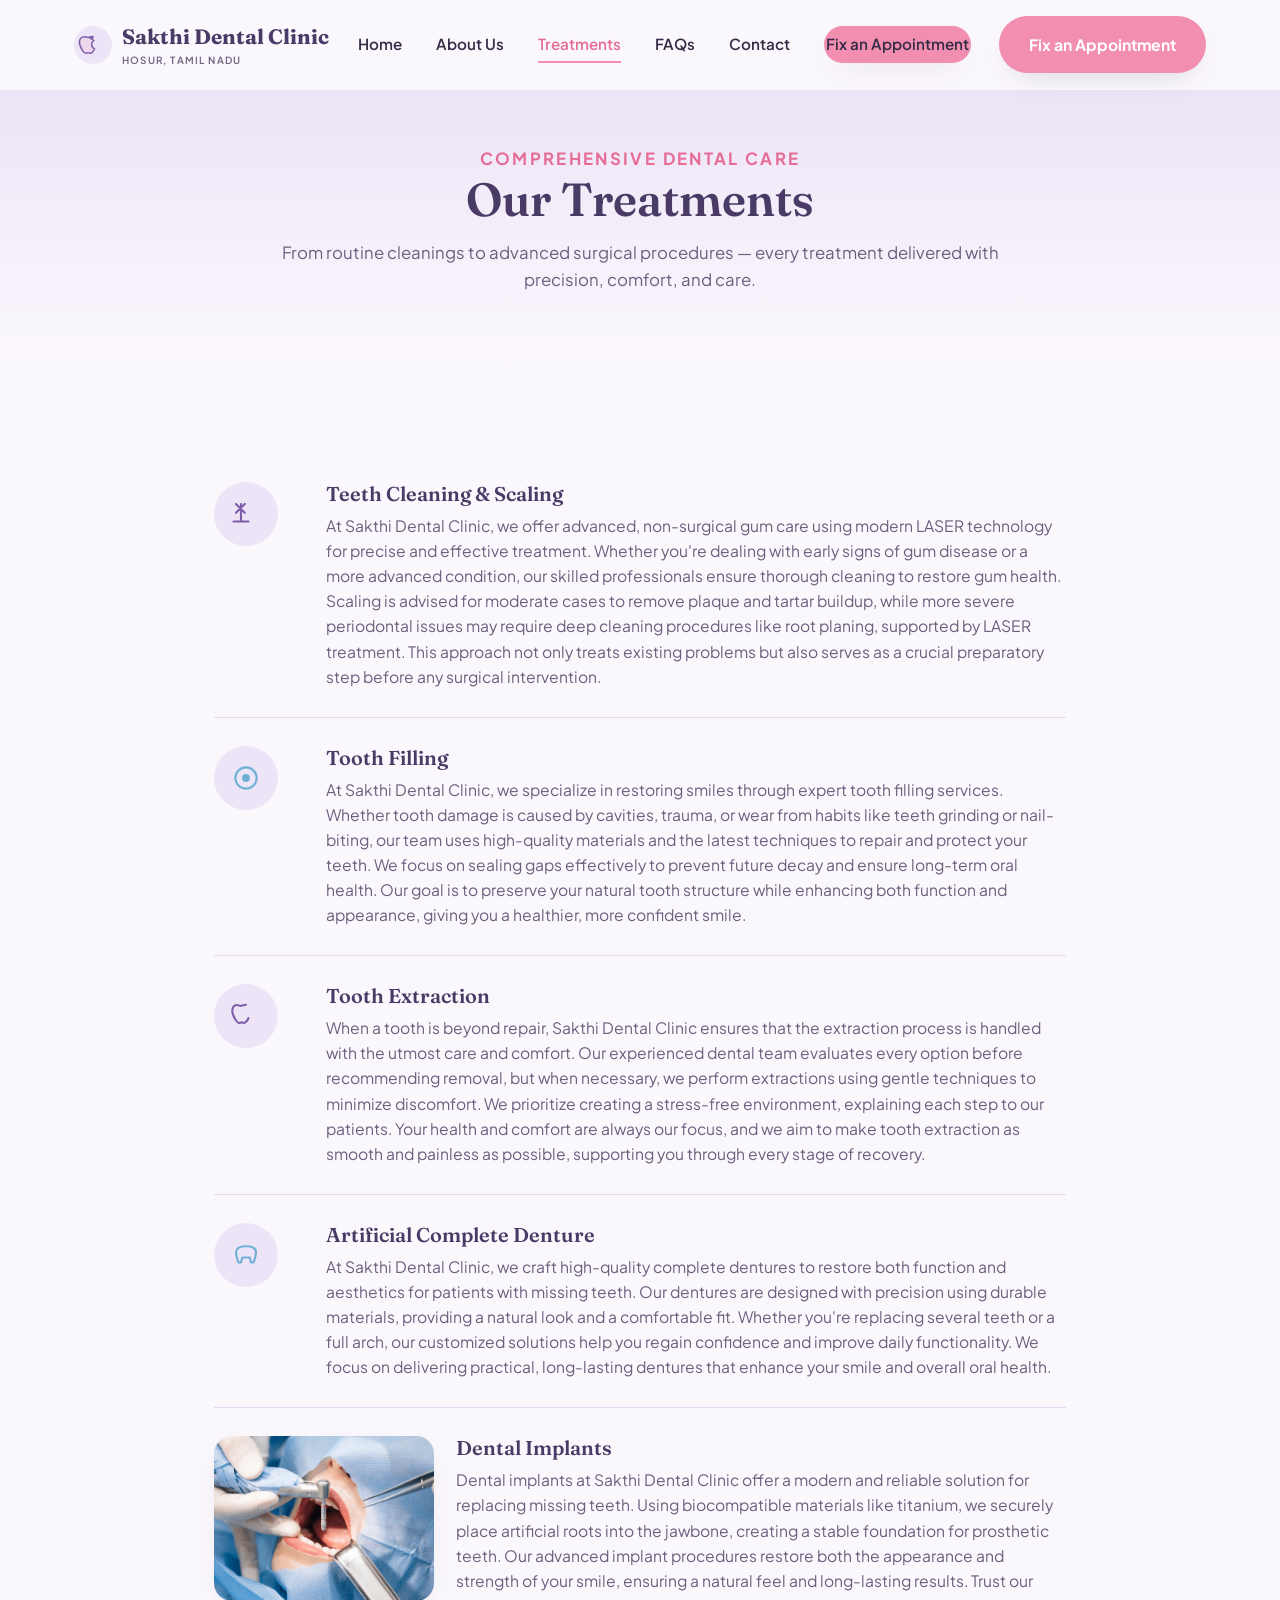
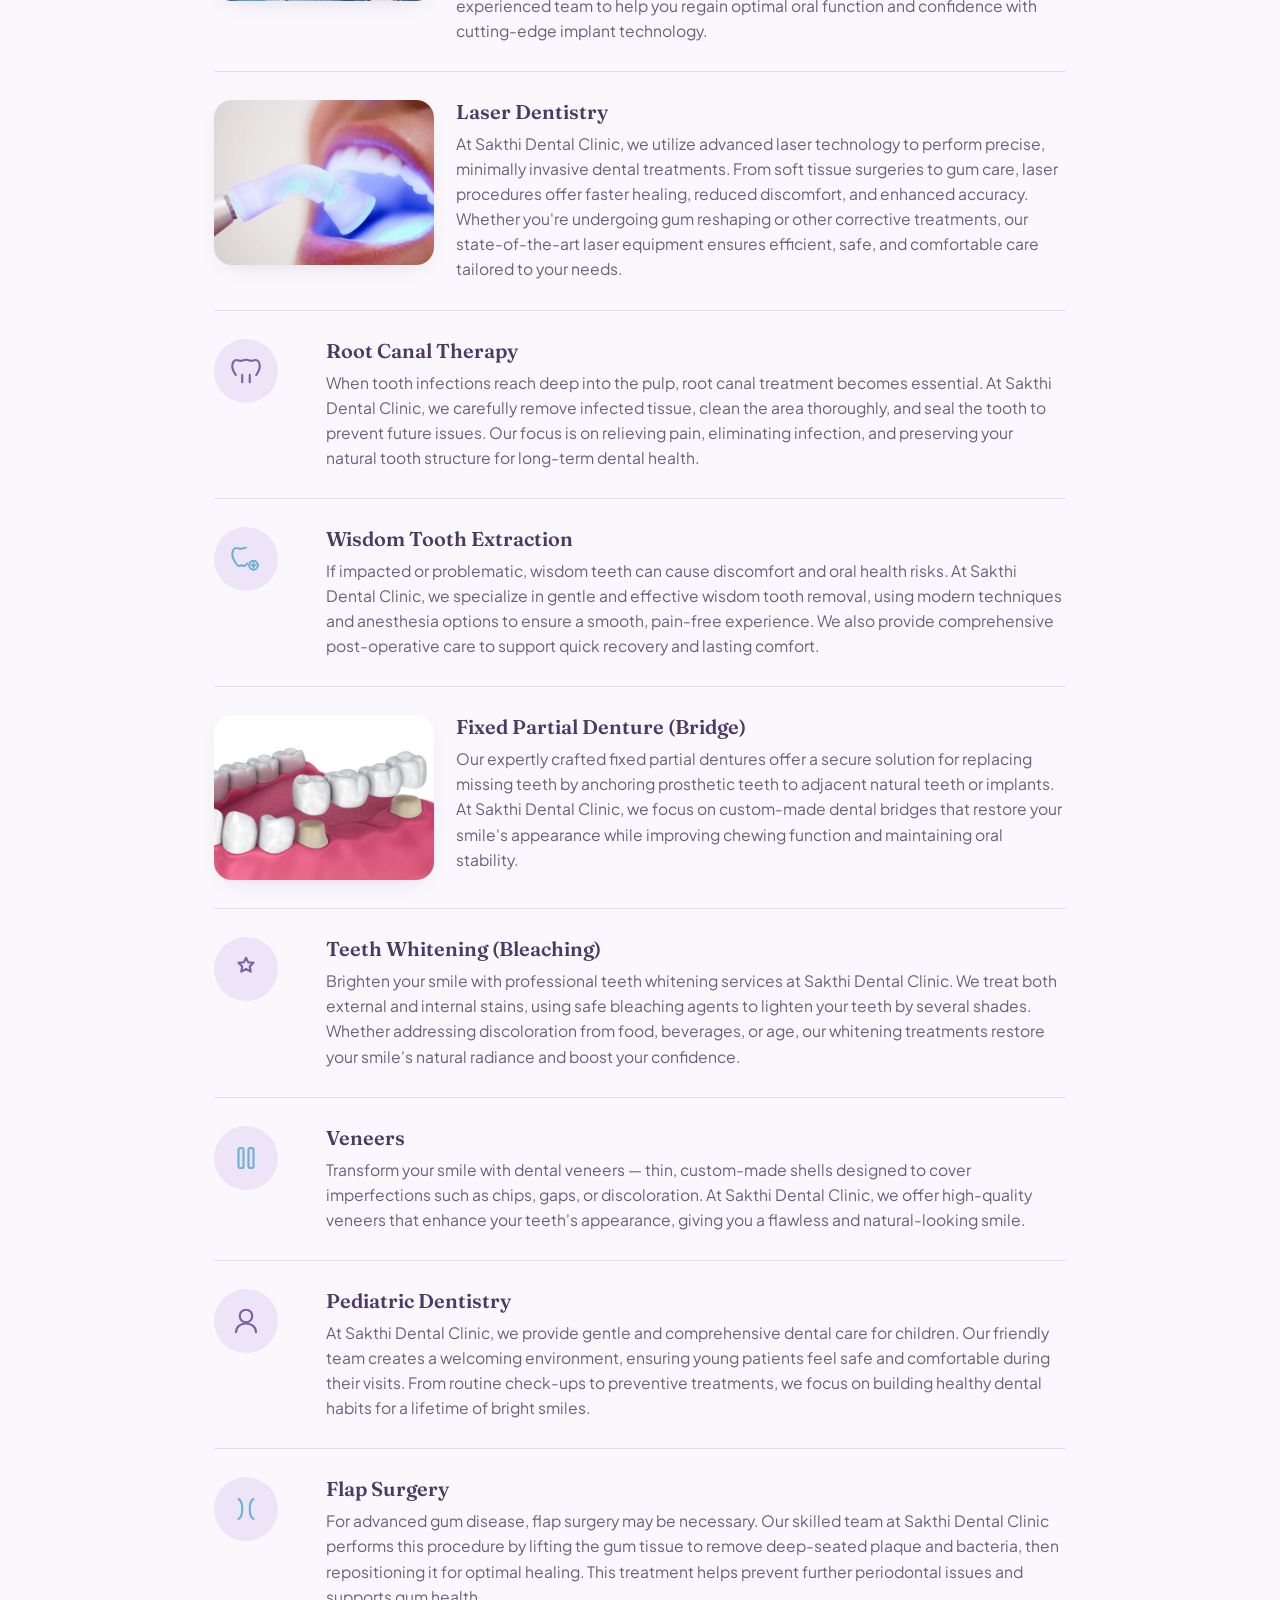
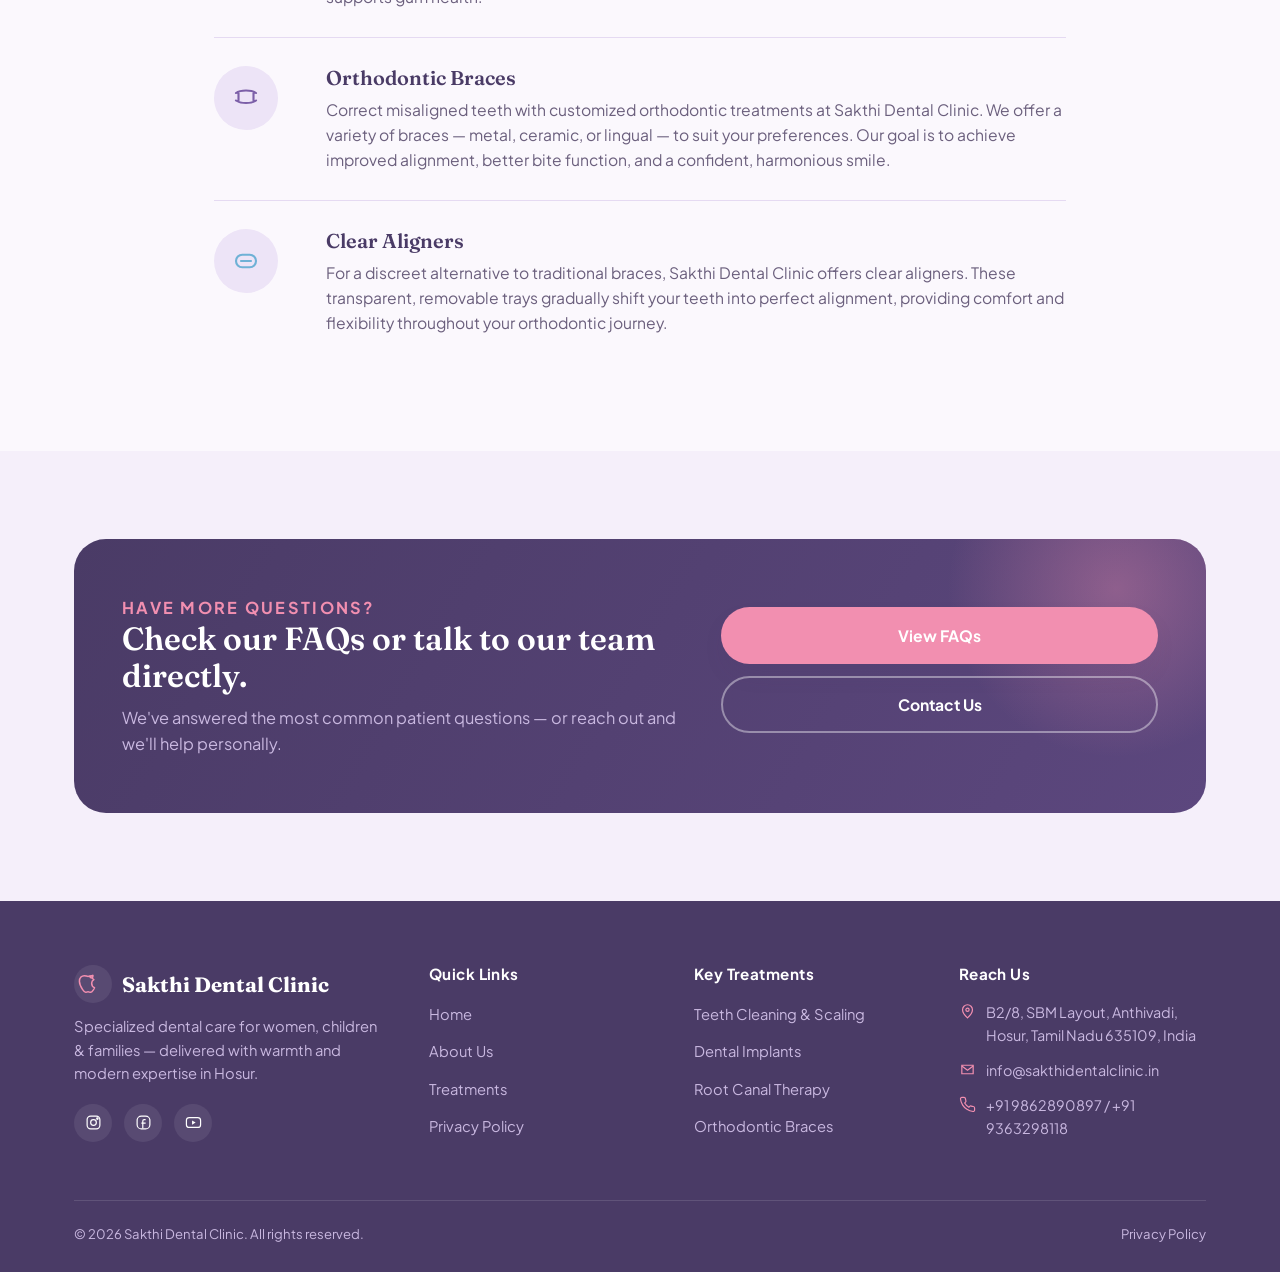
<file: treatments.html>
<!DOCTYPE html>
<html lang="en">
<head>
<meta charset="UTF-8">
<meta name="viewport" content="width=device-width, initial-scale=1.0">
<title>Treatments | Sakthi Dental Clinic — Hosur</title>
<meta name="description" content="Explore Sakthi Dental Clinic's full range of dental treatments — from cleaning and fillings to implants, laser dentistry, and orthodontics.">
<link rel="preconnect" href="https://fonts.googleapis.com">
<link rel="preconnect" href="https://fonts.gstatic.com" crossorigin>
<link href="https://fonts.googleapis.com/css2?family=Fraunces:opsz,wght@9..144,500;9..144,600;9..144,700&family=Plus+Jakarta+Sans:wght@400;500;600;700;800&display=swap" rel="stylesheet">
<link rel="stylesheet" href="css/style.css">
<style>
.treat-photo { width:100%; aspect-ratio:4/3; object-fit:cover; border-radius:var(--radius-md); box-shadow:var(--shadow-card); }
.treat-detail.has-photo { grid-template-columns: 220px 1fr; }
@media (max-width:720px){ .treat-detail.has-photo { grid-template-columns: 1fr; } .treat-detail.has-photo .treat-photo { max-width:280px; margin-bottom:8px; } }
</style>
</head>
<body>

<header class="site-header">
  <div class="container nav-inner">
    <a href="index.html" class="brand">
      <svg class="brand-mark" viewBox="0 0 40 40" fill="none" xmlns="http://www.w3.org/2000/svg">
        <circle cx="20" cy="20" r="20" fill="#EDE4F7"/>
        <path d="M20 11c-2.4 0-3.9 1.1-5.2 1.1-1.3 0-2.5-.9-4-.9-2.5 0-5.1 2-5.1 6 0 3 1.8 6.4 3.4 8.7 1.3 1.9 2 2.9 3.1 2.9.9 0 1.3-.6 2.6-.6s1.6.6 2.6.6c1.2 0 2-1.1 2.8-2.3.5-.8 1-1.7 1.4-2.6-1.9-.7-3-2.4-3-4.6 0-1.7.9-3.1 2.3-3.9-.9-1.3-2.3-2.1-3.9-2.3.4-.9 1.3-1.9 2.9-2.1.1.7 0 1.5-.4 2.2" stroke="#7C5FA8" stroke-width="1.6" stroke-linejoin="round" stroke-linecap="round" fill="#F28FB0" fill-opacity="0.15"/>
      </svg>
      <span>Sakthi Dental Clinic<span class="brand-sub">Hosur, Tamil Nadu</span></span>
    </a>
    <nav class="nav-links" id="navLinks">
      <a href="index.html">Home</a>
      <a href="about.html">About Us</a>
      <a href="treatments.html">Treatments</a>
      <a href="index.html#faq">FAQs</a>
      <a href="contact.html">Contact</a>
      <a href="contact.html" class="btn btn-primary">Fix an Appointment</a>
    </nav>
    <div class="nav-actions">
      <a href="contact.html" class="btn btn-primary">Fix an Appointment</a>
      <button class="nav-toggle" id="navToggle" aria-label="Toggle menu" aria-expanded="false">
        <span></span><span></span><span></span>
      </button>
    </div>
  </div>
</header>

<section class="page-hero">
  <div class="container reveal">
    <p class="eyebrow">Comprehensive Dental Care</p>
    <h1>Our Treatments</h1>
    <p>From routine cleanings to advanced surgical procedures — every treatment delivered with precision, comfort, and care.</p>
  </div>
</section>

<section class="section-pad">
  <div class="container" style="max-width:900px;">

    <div class="treat-detail" id="cleaning-scaling">
      <div class="treat-icon"><svg viewBox="0 0 24 24" fill="none" stroke="#7C5FA8" stroke-width="1.7" stroke-linecap="round" stroke-linejoin="round" xmlns="http://www.w3.org/2000/svg"><path d="M4 4l7 7M11 4l-7 7M8 4v14M2 18h12"/></svg></div>
      <div>
        <h3>Teeth Cleaning &amp; Scaling</h3>
        <p>At Sakthi Dental Clinic, we offer advanced, non-surgical gum care using modern LASER technology for precise and effective treatment. Whether you're dealing with early signs of gum disease or a more advanced condition, our skilled professionals ensure thorough cleaning to restore gum health. Scaling is advised for moderate cases to remove plaque and tartar buildup, while more severe periodontal issues may require deep cleaning procedures like root planing, supported by LASER treatment. This approach not only treats existing problems but also serves as a crucial preparatory step before any surgical intervention.</p>
      </div>
    </div>

    <div class="treat-detail" id="tooth-filling">
      <div class="treat-icon"><svg viewBox="0 0 24 24" fill="none" stroke="#6FB1D6" stroke-width="1.7" stroke-linecap="round" stroke-linejoin="round" xmlns="http://www.w3.org/2000/svg"><circle cx="12" cy="12" r="8.5"/><circle cx="12" cy="12" r="2.3" fill="#6FB1D6"/></svg></div>
      <div>
        <h3>Tooth Filling</h3>
        <p>At Sakthi Dental Clinic, we specialize in restoring smiles through expert tooth filling services. Whether tooth damage is caused by cavities, trauma, or wear from habits like teeth grinding or nail-biting, our team uses high-quality materials and the latest techniques to repair and protect your teeth. We focus on sealing gaps effectively to prevent future decay and ensure long-term oral health. Our goal is to preserve your natural tooth structure while enhancing both function and appearance, giving you a healthier, more confident smile.</p>
      </div>
    </div>

    <div class="treat-detail" id="tooth-extraction">
      <div class="treat-icon"><svg viewBox="0 0 24 24" fill="none" stroke="#7C5FA8" stroke-width="1.7" stroke-linecap="round" stroke-linejoin="round" xmlns="http://www.w3.org/2000/svg"><path d="M12 3c-2 0-3.2.9-4.3.9-1.1 0-2-.7-3.3-.7C2.6 3.2 1 5 1 8c0 2.5 1.5 5.3 2.8 7.2 1.1 1.6 1.7 2.4 2.6 2.4.8 0 1.1-.5 2.1-.5s1.4.5 2.1.5c1 0 1.6-.9 2.3-1.9.4-.7.8-1.4 1.1-2.1"/></svg></div>
      <div>
        <h3>Tooth Extraction</h3>
        <p>When a tooth is beyond repair, Sakthi Dental Clinic ensures that the extraction process is handled with the utmost care and comfort. Our experienced dental team evaluates every option before recommending removal, but when necessary, we perform extractions using gentle techniques to minimize discomfort. We prioritize creating a stress-free environment, explaining each step to our patients. Your health and comfort are always our focus, and we aim to make tooth extraction as smooth and painless as possible, supporting you through every stage of recovery.</p>
      </div>
    </div>

    <div class="treat-detail" id="complete-denture">
      <div class="treat-icon"><svg viewBox="0 0 24 24" fill="none" stroke="#6FB1D6" stroke-width="1.7" stroke-linecap="round" stroke-linejoin="round" xmlns="http://www.w3.org/2000/svg"><path d="M4 10c0-3 2-5 8-5s8 2 8 5-1 5-2 8h-2l-1-4h-6l-1 4H6c-1-3-2-5-2-8z"/></svg></div>
      <div>
        <h3>Artificial Complete Denture</h3>
        <p>At Sakthi Dental Clinic, we craft high-quality complete dentures to restore both function and aesthetics for patients with missing teeth. Our dentures are designed with precision using durable materials, providing a natural look and a comfortable fit. Whether you're replacing several teeth or a full arch, our customized solutions help you regain confidence and improve daily functionality. We focus on delivering practical, long-lasting dentures that enhance your smile and overall oral health.</p>
      </div>
    </div>

    <div class="treat-detail has-photo" id="implants">
      <img class="treat-photo" src="assets/treatments/implants.png" alt="Dental implant procedure being performed">
      <div>
        <h3>Dental Implants</h3>
        <p>Dental implants at Sakthi Dental Clinic offer a modern and reliable solution for replacing missing teeth. Using biocompatible materials like titanium, we securely place artificial roots into the jawbone, creating a stable foundation for prosthetic teeth. Our advanced implant procedures restore both the appearance and strength of your smile, ensuring a natural feel and long-lasting results. Trust our experienced team to help you regain optimal oral function and confidence with cutting-edge implant technology.</p>
      </div>
    </div>

    <div class="treat-detail has-photo" id="laser-dentistry">
      <img class="treat-photo" src="assets/treatments/laser-surgery.png" alt="Laser dentistry treatment in progress">
      <div>
        <h3>Laser Dentistry</h3>
        <p>At Sakthi Dental Clinic, we utilize advanced laser technology to perform precise, minimally invasive dental treatments. From soft tissue surgeries to gum care, laser procedures offer faster healing, reduced discomfort, and enhanced accuracy. Whether you're undergoing gum reshaping or other corrective treatments, our state-of-the-art laser equipment ensures efficient, safe, and comfortable care tailored to your needs.</p>
      </div>
    </div>

    <div class="treat-detail" id="root-canal">
      <div class="treat-icon"><svg viewBox="0 0 24 24" fill="none" stroke="#7C5FA8" stroke-width="1.7" stroke-linecap="round" stroke-linejoin="round" xmlns="http://www.w3.org/2000/svg"><path d="M12 3c-2 0-3.2.9-4.3.9-1.1 0-2-.7-3.3-.7C2.6 3.2 1 5 1 8c0 2.5 1.5 5.3 2.8 7.2M12 3c2 0 3.2.9 4.3.9 1.1 0 2-.7 3.3-.7C21.4 3.2 23 5 23 8c0 2.5-1.5 5.3-2.8 7.2M9 15v6M15 15v6"/></svg></div>
      <div>
        <h3>Root Canal Therapy</h3>
        <p>When tooth infections reach deep into the pulp, root canal treatment becomes essential. At Sakthi Dental Clinic, we carefully remove infected tissue, clean the area thoroughly, and seal the tooth to prevent future issues. Our focus is on relieving pain, eliminating infection, and preserving your natural tooth structure for long-term dental health.</p>
      </div>
    </div>

    <div class="treat-detail" id="wisdom-tooth">
      <div class="treat-icon"><svg viewBox="0 0 24 24" fill="none" stroke="#6FB1D6" stroke-width="1.7" stroke-linecap="round" stroke-linejoin="round" xmlns="http://www.w3.org/2000/svg"><path d="M12 3c-2 0-3.2.9-4.3.9-1.1 0-2-.7-3.3-.7C2.6 3.2 1 5 1 8c0 2.5 1.5 5.3 2.8 7.2 1.1 1.6 1.7 2.4 2.6 2.4.8 0 1.1-.5 2.1-.5s1.4.5 2.1.5c1 0 1.6-.9 2.3-1.9"/><circle cx="18" cy="17" r="3.5"/><path d="M18 15.5v3M16.5 17h3"/></svg></div>
      <div>
        <h3>Wisdom Tooth Extraction</h3>
        <p>If impacted or problematic, wisdom teeth can cause discomfort and oral health risks. At Sakthi Dental Clinic, we specialize in gentle and effective wisdom tooth removal, using modern techniques and anesthesia options to ensure a smooth, pain-free experience. We also provide comprehensive post-operative care to support quick recovery and lasting comfort.</p>
      </div>
    </div>

    <div class="treat-detail has-photo" id="fixed-partial-denture">
      <img class="treat-photo" src="assets/treatments/fixed-partial-denture.png" alt="Fixed partial denture bridge illustration">
      <div>
        <h3>Fixed Partial Denture (Bridge)</h3>
        <p>Our expertly crafted fixed partial dentures offer a secure solution for replacing missing teeth by anchoring prosthetic teeth to adjacent natural teeth or implants. At Sakthi Dental Clinic, we focus on custom-made dental bridges that restore your smile's appearance while improving chewing function and maintaining oral stability.</p>
      </div>
    </div>

    <div class="treat-detail" id="teeth-whitening">
      <div class="treat-icon"><svg viewBox="0 0 24 24" fill="none" stroke="#7C5FA8" stroke-width="1.7" stroke-linecap="round" stroke-linejoin="round" xmlns="http://www.w3.org/2000/svg"><path d="M12 3l1.8 3.7L18 7l-3 3 .8 4.1L12 12l-3.8 2.1L9 10l-3-3 4.2-.3z"/></svg></div>
      <div>
        <h3>Teeth Whitening (Bleaching)</h3>
        <p>Brighten your smile with professional teeth whitening services at Sakthi Dental Clinic. We treat both external and internal stains, using safe bleaching agents to lighten your teeth by several shades. Whether addressing discoloration from food, beverages, or age, our whitening treatments restore your smile's natural radiance and boost your confidence.</p>
      </div>
    </div>

    <div class="treat-detail" id="veneers">
      <div class="treat-icon"><svg viewBox="0 0 24 24" fill="none" stroke="#6FB1D6" stroke-width="1.7" stroke-linecap="round" stroke-linejoin="round" xmlns="http://www.w3.org/2000/svg"><rect x="6" y="4" width="4" height="16" rx="1.5"/><rect x="14" y="4" width="4" height="16" rx="1.5"/></svg></div>
      <div>
        <h3>Veneers</h3>
        <p>Transform your smile with dental veneers — thin, custom-made shells designed to cover imperfections such as chips, gaps, or discoloration. At Sakthi Dental Clinic, we offer high-quality veneers that enhance your teeth's appearance, giving you a flawless and natural-looking smile.</p>
      </div>
    </div>

    <div class="treat-detail" id="pediatric-dentistry">
      <div class="treat-icon"><svg viewBox="0 0 24 24" fill="none" stroke="#7C5FA8" stroke-width="1.7" stroke-linecap="round" stroke-linejoin="round" xmlns="http://www.w3.org/2000/svg"><circle cx="12" cy="8" r="5"/><path d="M4 21c0-4.4 3.6-7 8-7s8 2.6 8 7"/></svg></div>
      <div>
        <h3>Pediatric Dentistry</h3>
        <p>At Sakthi Dental Clinic, we provide gentle and comprehensive dental care for children. Our friendly team creates a welcoming environment, ensuring young patients feel safe and comfortable during their visits. From routine check-ups to preventive treatments, we focus on building healthy dental habits for a lifetime of bright smiles.</p>
      </div>
    </div>

    <div class="treat-detail" id="flap-surgery">
      <div class="treat-icon"><svg viewBox="0 0 24 24" fill="none" stroke="#6FB1D6" stroke-width="1.7" stroke-linecap="round" stroke-linejoin="round" xmlns="http://www.w3.org/2000/svg"><path d="M6 4c4 2 4 14 0 16M18 4c-4 2-4 14 0 16"/></svg></div>
      <div>
        <h3>Flap Surgery</h3>
        <p>For advanced gum disease, flap surgery may be necessary. Our skilled team at Sakthi Dental Clinic performs this procedure by lifting the gum tissue to remove deep-seated plaque and bacteria, then repositioning it for optimal healing. This treatment helps prevent further periodontal issues and supports gum health.</p>
      </div>
    </div>

    <div class="treat-detail" id="orthodontic-braces">
      <div class="treat-icon"><svg viewBox="0 0 24 24" fill="none" stroke="#7C5FA8" stroke-width="1.7" stroke-linecap="round" stroke-linejoin="round" xmlns="http://www.w3.org/2000/svg"><path d="M4 8c2-1.5 4-2 8-2s6 .5 8 2M4 14c2 1.5 4 2 8 2s6-.5 8-2M6 8v6M18 8v6"/></svg></div>
      <div>
        <h3>Orthodontic Braces</h3>
        <p>Correct misaligned teeth with customized orthodontic treatments at Sakthi Dental Clinic. We offer a variety of braces — metal, ceramic, or lingual — to suit your preferences. Our goal is to achieve improved alignment, better bite function, and a confident, harmonious smile.</p>
      </div>
    </div>

    <div class="treat-detail" id="clear-aligners">
      <div class="treat-icon"><svg viewBox="0 0 24 24" fill="none" stroke="#6FB1D6" stroke-width="1.7" stroke-linecap="round" stroke-linejoin="round" xmlns="http://www.w3.org/2000/svg"><rect x="4" y="7" width="16" height="10" rx="5" fill-opacity="0.1"/><path d="M8 12h8"/></svg></div>
      <div>
        <h3>Clear Aligners</h3>
        <p>For a discreet alternative to traditional braces, Sakthi Dental Clinic offers clear aligners. These transparent, removable trays gradually shift your teeth into perfect alignment, providing comfort and flexibility throughout your orthodontic journey.</p>
      </div>
    </div>

  </div>
</section>

<section class="section-pad band-alt">
  <div class="container">
    <div class="pricing-band reveal">
      <div>
        <p class="eyebrow" style="color:#F28FB0;">Have More Questions?</p>
        <h2>Check our FAQs or talk to our team directly.</h2>
        <p>We've answered the most common patient questions — or reach out and we'll help personally.</p>
      </div>
      <div class="pricing-cta">
        <a href="index.html#faq" class="btn btn-primary btn-block">View FAQs</a>
        <a href="contact.html" class="btn btn-secondary btn-block" style="color:#fff; border-color:rgba(255,255,255,0.4);">Contact Us</a>
      </div>
    </div>
  </div>
</section>

<footer class="site-footer">
  <div class="container">
    <div class="footer-grid">
      <div class="footer-brand">
        <div class="brand">
          <svg class="brand-mark" viewBox="0 0 40 40" fill="none" xmlns="http://www.w3.org/2000/svg">
            <circle cx="20" cy="20" r="20" fill="rgba(255,255,255,0.08)"/>
            <path d="M20 11c-2.4 0-3.9 1.1-5.2 1.1-1.3 0-2.5-.9-4-.9-2.5 0-5.1 2-5.1 6 0 3 1.8 6.4 3.4 8.7 1.3 1.9 2 2.9 3.1 2.9.9 0 1.3-.6 2.6-.6s1.6.6 2.6.6c1.2 0 2-1.1 2.8-2.3.5-.8 1-1.7 1.4-2.6-1.9-.7-3-2.4-3-4.6 0-1.7.9-3.1 2.3-3.9-.9-1.3-2.3-2.1-3.9-2.3.4-.9 1.3-1.9 2.9-2.1.1.7 0 1.5-.4 2.2" stroke="#F28FB0" stroke-width="1.6" stroke-linejoin="round" stroke-linecap="round"/>
          </svg>
          <span>Sakthi Dental Clinic</span>
        </div>
        <p>Specialized dental care for women, children &amp; families — delivered with warmth and modern expertise in Hosur.</p>
        <div class="footer-social">
          <a href="#" aria-label="Instagram"><svg viewBox="0 0 24 24" fill="none" stroke="currentColor" stroke-width="1.7"><rect x="3" y="3" width="18" height="18" rx="5"/><circle cx="12" cy="12" r="4"/><circle cx="17.5" cy="6.5" r="1"/></svg></a>
          <a href="#" aria-label="Facebook"><svg viewBox="0 0 24 24" fill="none" stroke="currentColor" stroke-width="1.7"><path d="M15 8h-2a2 2 0 00-2 2v10M9 13h6"/><path d="M15 3H9a6 6 0 00-6 6v6a6 6 0 006 6h6a6 6 0 006-6V9a6 6 0 00-6-6z"/></svg></a>
          <a href="#" aria-label="YouTube"><svg viewBox="0 0 24 24" fill="none" stroke="currentColor" stroke-width="1.7"><rect x="2" y="5" width="20" height="14" rx="4"/><path d="M10 9l5 3-5 3V9z" fill="currentColor" stroke="none"/></svg></a>
        </div>
      </div>
      <div class="footer-col">
        <h4>Quick Links</h4>
        <ul>
          <li><a href="index.html">Home</a></li>
          <li><a href="about.html">About Us</a></li>
          <li><a href="treatments.html">Treatments</a></li>
          <li><a href="privacy.html">Privacy Policy</a></li>
        </ul>
      </div>
      <div class="footer-col">
        <h4>Key Treatments</h4>
        <ul>
          <li><a href="treatments.html#cleaning-scaling">Teeth Cleaning &amp; Scaling</a></li>
          <li><a href="treatments.html#implants">Dental Implants</a></li>
          <li><a href="treatments.html#root-canal">Root Canal Therapy</a></li>
          <li><a href="treatments.html#orthodontic-braces">Orthodontic Braces</a></li>
        </ul>
      </div>
      <div class="footer-col">
        <h4>Reach Us</h4>
        <ul class="footer-contact">
          <li><svg viewBox="0 0 24 24" fill="none" stroke="currentColor" stroke-width="1.7"><path d="M12 21s7-6.3 7-11.5A7 7 0 105 9.5C5 14.7 12 21 12 21z"/><circle cx="12" cy="9.5" r="2.3"/></svg><span>B2/8, SBM Layout, Anthivadi, Hosur, Tamil Nadu 635109, India</span></li>
          <li><svg viewBox="0 0 24 24" fill="none" stroke="currentColor" stroke-width="1.7"><path d="M4 6h16v12H4z"/><path d="M4 7l8 6 8-6"/></svg><span>info@sakthidentalclinic.in</span></li>
          <li><svg viewBox="0 0 24 24" fill="none" stroke="currentColor" stroke-width="1.7"><path d="M22 16.9v3a2 2 0 01-2.2 2 19.8 19.8 0 01-8.6-3.1 19.5 19.5 0 01-6-6A19.8 19.8 0 012.1 4.2 2 2 0 014.1 2h3a2 2 0 012 1.7c.1 1 .3 2 .6 2.9a2 2 0 01-.5 2.1L8 9.9a16 16 0 006 6l1.2-1.2a2 2 0 012.1-.5c.9.3 1.9.5 2.9.6a2 2 0 011.8 2.1z"/></svg><span>+91 9862890897 / +91 9363298118</span></li>
        </ul>
      </div>
    </div>
    <div class="footer-bottom">
      <span>&copy; 2026 Sakthi Dental Clinic. All rights reserved.</span>
      <a href="privacy.html">Privacy Policy</a>
    </div>
  </div>
</footer>

<div class="sticky-cta">
  <a href="contact.html" class="btn btn-primary btn-block">Fix an Appointment</a>
</div>

<script src="js/main.js"></script>
</body>
</html>
</file>
<file: css/style.css>
/* ==========================================================================
   Sakthi Dental Clinic — Stylesheet
   Color system lives entirely in CSS variables below.
   To re-theme the whole site, change values in :root — nothing else needed.
   ========================================================================== */

:root {
  /* ---- Brand palette (edit these to re-theme the entire site) ---- */
  --bg:            #FBF8FD;
  --surface:       #FFFFFF;
  --surface-alt:   #F5EFFA;

  --lavender-900:  #4A3B66;
  --lavender-700:  #7C5FA8;
  --lavender-300:  #C9B8E0;
  --lavender-100:  #EDE4F7;

  --pink-600:      #E56D95;
  --pink-500:      #F28FB0;
  --pink-100:      #FDE6EE;

  --blue-600:      #4C93BE;
  --blue-500:      #6FB1D6;
  --blue-100:      #E3F2FA;

  --text:          #362B47;
  --text-muted:    #6B5F7D;
  --text-on-dark:  #FBF8FD;

  --border:        #E5DAF2;

  /* ---- Type ---- */
  --font-display: 'Fraunces', 'Iowan Old Style', Georgia, serif;
  --font-body: 'Plus Jakarta Sans', -apple-system, 'Segoe UI', Roboto, sans-serif;

  /* ---- Layout ---- */
  --max-width: 1180px;
  --radius-sm: 10px;
  --radius-md: 18px;
  --radius-lg: 32px;
  --shadow-soft: 0 12px 30px -14px rgba(74, 59, 102, 0.25);
  --shadow-card: 0 8px 24px -10px rgba(74, 59, 102, 0.18);

  --ease: cubic-bezier(0.22, 1, 0.36, 1);
}

/* ---------------------------------------------------------------------- */
/* Reset & base                                                           */
/* ---------------------------------------------------------------------- */
*, *::before, *::after { box-sizing: border-box; }
html { scroll-behavior: smooth; }
body {
  margin: 0;
  font-family: var(--font-body);
  color: var(--text);
  background: var(--bg);
  line-height: 1.6;
  -webkit-font-smoothing: antialiased;
}
img, svg { max-width: 100%; display: block; }
a { color: inherit; text-decoration: none; }
ul { list-style: none; margin: 0; padding: 0; }
h1, h2, h3, h4 {
  font-family: var(--font-display);
  color: var(--lavender-900);
  margin: 0 0 0.5em;
  line-height: 1.15;
  font-weight: 600;
}
p { margin: 0 0 1em; color: var(--text-muted); }
button { font-family: inherit; cursor: pointer; }

.container {
  max-width: var(--max-width);
  margin: 0 auto;
  padding: 0 24px;
}

.eyebrow {
  display: inline-block;
  font-family: var(--font-body);
  font-size: 0.78rem;
  font-weight: 700;
  letter-spacing: 0.14em;
  text-transform: uppercase;
  color: var(--pink-600);
  margin-bottom: 12px;
}

section { position: relative; }
.section-pad { padding: 88px 0; }
@media (max-width: 720px) { .section-pad { padding: 56px 0; } }

.section-head {
  max-width: 640px;
  margin: 0 auto 48px;
  text-align: center;
}
.section-head h2 { font-size: clamp(1.7rem, 3.2vw, 2.4rem); }
.section-head p { font-size: 1.05rem; }

/* Alternate section background bands */
.band-alt { background: var(--surface-alt); }

/* ---------------------------------------------------------------------- */
/* Smile-curve divider — the site's signature motif                      */
/* ---------------------------------------------------------------------- */
.smile-divider {
  width: 100%;
  height: 60px;
  display: block;
  margin-top: -1px;
}
.smile-divider path { fill: var(--surface-alt); }
.smile-divider.flip path { fill: var(--bg); }
.smile-divider.to-lavender path { fill: var(--lavender-900); }

/* ---------------------------------------------------------------------- */
/* Buttons                                                                */
/* ---------------------------------------------------------------------- */
.btn {
  display: inline-flex;
  align-items: center;
  justify-content: center;
  gap: 8px;
  padding: 14px 28px;
  border-radius: 999px;
  font-weight: 700;
  font-size: 0.98rem;
  border: 2px solid transparent;
  transition: transform 0.25s var(--ease), box-shadow 0.25s var(--ease), background 0.25s var(--ease);
  white-space: nowrap;
}
.btn:active { transform: scale(0.97); }
.btn-primary {
  background: var(--pink-500);
  color: #fff;
  box-shadow: var(--shadow-soft);
}
.btn-primary:hover { background: var(--pink-600); transform: translateY(-2px); }

.btn-secondary {
  background: transparent;
  color: var(--lavender-900);
  border-color: var(--lavender-300);
}
.btn-secondary:hover { border-color: var(--lavender-700); background: var(--lavender-100); transform: translateY(-2px); }

.btn-ghost-light {
  background: rgba(255,255,255,0.15);
  color: #fff;
  border-color: rgba(255,255,255,0.55);
  backdrop-filter: blur(4px);
}
.btn-ghost-light:hover { background: rgba(255,255,255,0.28); transform: translateY(-2px); }

.btn-block { width: 100%; }

/* ---------------------------------------------------------------------- */
/* Header / Nav                                                           */
/* ---------------------------------------------------------------------- */
.site-header {
  position: sticky;
  top: 0;
  z-index: 100;
  background: rgba(251, 248, 253, 0.85);
  backdrop-filter: blur(10px);
  border-bottom: 1px solid transparent;
  transition: border-color 0.3s, box-shadow 0.3s;
}
.site-header.scrolled {
  border-color: var(--border);
  box-shadow: 0 4px 20px -12px rgba(74,59,102,0.2);
}
.nav-inner {
  display: flex;
  align-items: center;
  justify-content: space-between;
  padding: 16px 24px;
}
.brand {
  display: flex;
  align-items: center;
  gap: 10px;
  font-family: var(--font-display);
  font-weight: 700;
  font-size: 1.3rem;
  color: var(--lavender-900);
}
.brand-mark { width: 38px; height: 38px; flex-shrink: 0; }
.brand-sub { display: block; font-family: var(--font-body); font-size: 0.62rem; letter-spacing: 0.12em; font-weight: 600; color: var(--text-muted); text-transform: uppercase; }

.nav-links {
  display: flex;
  align-items: center;
  gap: 34px;
}
.nav-links a {
  font-weight: 600;
  font-size: 0.95rem;
  color: var(--text);
  position: relative;
  padding: 4px 0;
}
.nav-links a::after {
  content: '';
  position: absolute;
  left: 0; bottom: -2px;
  width: 0; height: 2px;
  background: var(--pink-500);
  transition: width 0.25s var(--ease);
}
.nav-links a:hover::after, .nav-links a.active::after { width: 100%; }
.nav-links a.active { color: var(--pink-600); }

.nav-actions { display: flex; align-items: center; gap: 18px; }

.nav-toggle {
  display: none;
  background: none;
  border: none;
  width: 40px; height: 40px;
  padding: 8px;
}
.nav-toggle span {
  display: block;
  width: 100%; height: 2px;
  background: var(--lavender-900);
  margin: 5px 0;
  transition: transform 0.3s var(--ease), opacity 0.3s var(--ease);
}
.nav-toggle.open span:nth-child(1) { transform: translateY(7px) rotate(45deg); }
.nav-toggle.open span:nth-child(2) { opacity: 0; }
.nav-toggle.open span:nth-child(3) { transform: translateY(-7px) rotate(-45deg); }

@media (max-width: 880px) {
  .nav-toggle { display: block; }
  .nav-links {
    position: fixed;
    inset: 68px 0 0 0;
    background: var(--surface);
    flex-direction: column;
    justify-content: flex-start;
    padding: 32px 24px;
    gap: 22px;
    transform: translateX(100%);
    transition: transform 0.35s var(--ease);
  }
  .nav-links.open { transform: translateX(0); }
  .nav-links a { font-size: 1.15rem; }
  .nav-actions .btn-primary { display: none; }
  .nav-links .btn-primary { display: inline-flex; margin-top: 10px; }
}

/* ---------------------------------------------------------------------- */
/* Hero                                                                    */
/* ---------------------------------------------------------------------- */
.hero {
  padding: 64px 0 40px;
  overflow: hidden;
}
.hero-grid {
  display: grid;
  grid-template-columns: 1.05fr 0.95fr;
  align-items: center;
  gap: 48px;
}
.hero-copy h1 {
  font-size: clamp(2.2rem, 4.6vw, 3.4rem);
  margin-bottom: 20px;
}
.hero-copy p.lead {
  font-size: 1.15rem;
  max-width: 46ch;
  margin-bottom: 32px;
}
.hero-cta-row { display: flex; flex-wrap: wrap; gap: 16px; margin-bottom: 40px; }

.hero-stats {
  display: flex;
  gap: 36px;
  flex-wrap: wrap;
}
.stat .num {
  font-family: var(--font-display);
  font-size: 2.1rem;
  color: var(--pink-600);
  font-weight: 700;
  line-height: 1;
}
.stat .label { font-size: 0.85rem; color: var(--text-muted); margin-top: 4px; }

.hero-visual { position: relative; }
.hero-blob {
  position: relative;
  border-radius: 46% 54% 58% 42% / 42% 46% 54% 58%;
  overflow: hidden;
  background: linear-gradient(145deg, var(--lavender-100), var(--pink-100) 60%, var(--blue-100));
  aspect-ratio: 1 / 1;
  display: flex;
  align-items: center;
  justify-content: center;
  box-shadow: var(--shadow-soft);
  animation: blobMorph 12s var(--ease) infinite alternate;
}
@keyframes blobMorph {
  0%   { border-radius: 46% 54% 58% 42% / 42% 46% 54% 58%; }
  50%  { border-radius: 58% 42% 46% 54% / 54% 58% 42% 46%; }
  100% { border-radius: 42% 58% 54% 46% / 46% 42% 58% 54%; }
}
.hero-blob svg { width: 68%; height: 68%; }

.floating-chip {
  position: absolute;
  background: var(--surface);
  border-radius: var(--radius-md);
  padding: 12px 16px;
  box-shadow: var(--shadow-card);
  display: flex;
  align-items: center;
  gap: 10px;
  font-weight: 700;
  font-size: 0.88rem;
  color: var(--lavender-900);
  animation: floatChip 5s ease-in-out infinite;
}
.floating-chip svg { width: 22px; height: 22px; flex-shrink: 0; }
.chip-1 { top: 6%; left: -4%; animation-delay: 0s; }
.chip-2 { bottom: 8%; right: -6%; animation-delay: 1.4s; }
@keyframes floatChip {
  0%, 100% { transform: translateY(0); }
  50% { transform: translateY(-10px); }
}
@media (max-width: 980px) {
  .hero-grid { grid-template-columns: 1fr; }
  .hero-visual { max-width: 380px; margin: 0 auto; order: -1; }
  .floating-chip { display: none; }
}

/* ---------------------------------------------------------------------- */
/* Assurance banner                                                       */
/* ---------------------------------------------------------------------- */
.assurance {
  background: var(--lavender-900);
  color: var(--text-on-dark);
  padding: 56px 0;
}
.assurance-inner {
  display: flex;
  align-items: center;
  gap: 28px;
  justify-content: center;
  text-align: center;
  flex-direction: column;
}
.assurance h2 { color: #fff; font-size: clamp(1.5rem, 3vw, 2.1rem); margin-bottom: 8px; }
.assurance p { color: var(--lavender-300); font-size: 1.05rem; margin: 0; }
.assurance-icon { width: 56px; height: 56px; }

/* ---------------------------------------------------------------------- */
/* Why choose us — pillar cards                                          */
/* ---------------------------------------------------------------------- */
.pillar-grid {
  display: grid;
  grid-template-columns: repeat(4, 1fr);
  gap: 24px;
}
@media (max-width: 980px) { .pillar-grid { grid-template-columns: repeat(2, 1fr); } }
@media (max-width: 560px) { .pillar-grid { grid-template-columns: 1fr; } }

.pillar-card {
  background: var(--surface);
  border-radius: var(--radius-md);
  padding: 30px 24px;
  box-shadow: var(--shadow-card);
  transition: transform 0.35s var(--ease), box-shadow 0.35s var(--ease);
}
.pillar-card:hover { transform: translateY(-8px); box-shadow: 0 20px 34px -16px rgba(74,59,102,0.3); }
.pillar-icon {
  width: 52px; height: 52px;
  border-radius: 16px;
  background: var(--pink-100);
  display: flex; align-items: center; justify-content: center;
  margin-bottom: 18px;
}
.pillar-icon svg { width: 26px; height: 26px; }
.pillar-card:nth-child(2) .pillar-icon { background: var(--blue-100); }
.pillar-card:nth-child(3) .pillar-icon { background: var(--lavender-100); }
.pillar-card:nth-child(4) .pillar-icon { background: var(--pink-100); }
.pillar-card h3 { font-size: 1.15rem; margin-bottom: 8px; }
.pillar-card p { font-size: 0.95rem; margin: 0; }

/* ---------------------------------------------------------------------- */
/* Treatments grid                                                        */
/* ---------------------------------------------------------------------- */
.treat-grid {
  display: grid;
  grid-template-columns: repeat(3, 1fr);
  gap: 24px;
}
@media (max-width: 980px) { .treat-grid { grid-template-columns: repeat(2, 1fr); } }
@media (max-width: 640px) { .treat-grid { grid-template-columns: 1fr; } }

.treat-card {
  background: var(--surface);
  border: 1px solid var(--border);
  border-radius: var(--radius-md);
  padding: 28px;
  transition: transform 0.3s var(--ease), border-color 0.3s;
}
.treat-card:hover { transform: translateY(-6px); border-color: var(--pink-500); }
.treat-icon {
  width: 48px; height: 48px;
  border-radius: 50%;
  background: var(--lavender-100);
  display: flex; align-items: center; justify-content: center;
  margin-bottom: 16px;
}
.treat-icon svg { width: 24px; height: 24px; }
.treat-card h3 { font-size: 1.08rem; margin-bottom: 6px; }
.treat-card p { font-size: 0.92rem; margin: 0; }

.treat-more-link {
  display: inline-flex; align-items: center; gap: 6px;
  font-weight: 700; color: var(--pink-600); font-size: 0.88rem;
  margin-top: 14px;
}

.center-cta { text-align: center; margin-top: 44px; }

/* Full treatments page — detail rows */
.treat-detail {
  display: grid;
  grid-template-columns: 90px 1fr;
  gap: 22px;
  padding: 28px 0;
  border-bottom: 1px solid var(--border);
  scroll-margin-top: 100px;
}
.treat-detail:last-child { border-bottom: none; }
.treat-detail .treat-icon { width: 64px; height: 64px; margin-bottom: 0; }
.treat-detail .treat-icon svg { width: 30px; height: 30px; }
.treat-detail h3 { font-size: 1.25rem; margin-bottom: 8px; }
.treat-detail p { font-size: 0.98rem; margin: 0; }
@media (max-width: 560px) {
  .treat-detail { grid-template-columns: 56px 1fr; gap: 16px; }
  .treat-detail .treat-icon { width: 48px; height: 48px; }
  .treat-detail .treat-icon svg { width: 22px; height: 22px; }
}

/* ---------------------------------------------------------------------- */
/* Pricing / consultation CTA band                                       */
/* ---------------------------------------------------------------------- */
.pricing-band {
  background: linear-gradient(120deg, var(--lavender-900), #5c477e);
  border-radius: var(--radius-lg);
  padding: 56px 48px;
  color: #fff;
  display: grid;
  grid-template-columns: 1.3fr 1fr;
  align-items: center;
  gap: 32px;
  position: relative;
  overflow: hidden;
}
.pricing-band::before {
  content: '';
  position: absolute;
  width: 340px; height: 340px;
  background: radial-gradient(circle, rgba(242,143,176,0.35), transparent 70%);
  top: -120px; right: -80px;
  border-radius: 50%;
}
.pricing-band h2 { color: #fff; font-size: clamp(1.5rem, 3vw, 2rem); margin-bottom: 10px; }
.pricing-band p { color: var(--lavender-300); margin-bottom: 0; font-size: 1.02rem; }
.pricing-points { display: flex; flex-direction: column; gap: 10px; margin: 18px 0 0; }
.pricing-points li { display: flex; align-items: center; gap: 10px; color: #EFE7F7; font-size: 0.95rem; }
.pricing-points svg { width: 18px; height: 18px; flex-shrink: 0; color: var(--pink-500); }
.pricing-cta { text-align: center; position: relative; z-index: 1; }
.pricing-cta .btn { width: 100%; margin-bottom: 12px; }
.pricing-cta .fine-print { color: var(--lavender-300); font-size: 0.8rem; margin: 0; }
@media (max-width: 780px) { .pricing-band { grid-template-columns: 1fr; padding: 40px 26px; } }

/* ---------------------------------------------------------------------- */
/* Testimonials carousel                                                  */
/* ---------------------------------------------------------------------- */
.testi-wrap { max-width: 760px; margin: 0 auto; position: relative; }
.testi-track { overflow: hidden; border-radius: var(--radius-lg); }
.testi-slides { display: flex; transition: transform 0.6s var(--ease); }
.testi-slide { min-width: 100%; padding: 4px; }
.testi-card {
  background: var(--surface);
  border-radius: var(--radius-lg);
  padding: 44px 40px;
  box-shadow: var(--shadow-card);
  text-align: center;
}
.testi-quote-mark { width: 34px; height: 34px; color: var(--pink-500); margin: 0 auto 18px; }
.testi-card p.quote { font-size: 1.15rem; color: var(--text); font-style: italic; margin-bottom: 20px; }
.testi-name { font-weight: 700; color: var(--lavender-900); font-family: var(--font-display); font-size: 1.05rem; }
.testi-stars { display: flex; justify-content: center; gap: 3px; margin-bottom: 16px; }
.testi-stars svg { width: 16px; height: 16px; color: var(--pink-500); }

.testi-dots { display: flex; justify-content: center; gap: 10px; margin-top: 26px; }
.testi-dot {
  width: 9px; height: 9px; border-radius: 50%;
  background: var(--lavender-300);
  border: none; padding: 0;
  transition: all 0.3s var(--ease);
}
.testi-dot.active { background: var(--pink-500); width: 26px; border-radius: 6px; }

/* ---------------------------------------------------------------------- */
/* Amenities                                                              */
/* ---------------------------------------------------------------------- */
.amenity-grid {
  display: grid;
  grid-template-columns: repeat(5, 1fr);
  gap: 20px;
}
@media (max-width: 980px) { .amenity-grid { grid-template-columns: repeat(3, 1fr); } }
@media (max-width: 620px) { .amenity-grid { grid-template-columns: repeat(2, 1fr); } }
.amenity-item {
  background: var(--surface);
  border-radius: var(--radius-md);
  padding: 26px 18px;
  text-align: center;
  box-shadow: var(--shadow-card);
}
.amenity-item svg { width: 30px; height: 30px; color: var(--blue-600); margin: 0 auto 12px; }
.amenity-item p { font-size: 0.88rem; font-weight: 600; color: var(--text); margin: 0; }

/* ---------------------------------------------------------------------- */
/* FAQ accordion                                                          */
/* ---------------------------------------------------------------------- */
.faq-list { max-width: 780px; margin: 0 auto; }
.faq-item {
  background: var(--surface);
  border: 1px solid var(--border);
  border-radius: var(--radius-sm);
  margin-bottom: 12px;
  overflow: hidden;
}
.faq-question {
  width: 100%;
  background: none;
  border: none;
  text-align: left;
  padding: 20px 22px;
  display: flex;
  justify-content: space-between;
  align-items: center;
  gap: 16px;
  font-weight: 700;
  font-size: 0.98rem;
  color: var(--lavender-900);
}
.faq-question .plus {
  flex-shrink: 0;
  width: 22px; height: 22px;
  position: relative;
}
.faq-question .plus::before, .faq-question .plus::after {
  content: '';
  position: absolute;
  background: var(--pink-500);
  transition: transform 0.3s var(--ease);
}
.faq-question .plus::before { top: 50%; left: 0; width: 100%; height: 2px; transform: translateY(-50%); }
.faq-question .plus::after { left: 50%; top: 0; height: 100%; width: 2px; transform: translateX(-50%); }
.faq-item.open .plus::after { transform: translateX(-50%) rotate(90deg); opacity: 0; }

.faq-answer {
  max-height: 0;
  overflow: hidden;
  transition: max-height 0.35s var(--ease);
}
.faq-answer-inner { padding: 0 22px 20px; }
.faq-answer-inner p { margin: 0; font-size: 0.94rem; }

/* ---------------------------------------------------------------------- */
/* Footer                                                                 */
/* ---------------------------------------------------------------------- */
.site-footer {
  background: var(--lavender-900);
  color: var(--lavender-300);
  padding: 64px 0 28px;
}
.footer-grid {
  display: grid;
  grid-template-columns: 1.4fr 1fr 1fr 1.1fr;
  gap: 40px;
  margin-bottom: 48px;
}
@media (max-width: 880px) { .footer-grid { grid-template-columns: 1fr 1fr; } }
@media (max-width: 560px) { .footer-grid { grid-template-columns: 1fr; } }

.footer-brand .brand { color: #fff; margin-bottom: 12px; }
.footer-brand p { color: var(--lavender-300); font-size: 0.92rem; max-width: 32ch; }
.footer-social { display: flex; gap: 12px; margin-top: 18px; }
.footer-social a {
  width: 38px; height: 38px;
  border-radius: 50%;
  background: rgba(255,255,255,0.08);
  display: flex; align-items: center; justify-content: center;
  transition: background 0.25s;
}
.footer-social a:hover { background: var(--pink-500); }
.footer-social svg { width: 17px; height: 17px; color: #fff; }

.footer-col h4 { color: #fff; font-size: 0.95rem; font-family: var(--font-body); font-weight: 700; margin-bottom: 18px; letter-spacing: 0.03em; }
.footer-col ul li { margin-bottom: 12px; }
.footer-col a { font-size: 0.92rem; color: var(--lavender-300); transition: color 0.2s; }
.footer-col a:hover { color: var(--pink-500); }
.footer-contact li { display: flex; gap: 10px; align-items: flex-start; font-size: 0.9rem; margin-bottom: 14px; }
.footer-contact svg { width: 17px; height: 17px; flex-shrink: 0; margin-top: 2px; color: var(--pink-500); }

.footer-bottom {
  border-top: 1px solid rgba(255,255,255,0.12);
  padding-top: 22px;
  display: flex;
  justify-content: space-between;
  flex-wrap: wrap;
  gap: 10px;
  font-size: 0.82rem;
  color: var(--lavender-300);
}
.footer-bottom a:hover { color: var(--pink-500); }

/* ---------------------------------------------------------------------- */
/* Sticky mobile appointment bar                                          */
/* ---------------------------------------------------------------------- */
.sticky-cta {
  position: fixed;
  bottom: 0; left: 0; right: 0;
  background: var(--surface);
  box-shadow: 0 -8px 20px -10px rgba(74,59,102,0.3);
  padding: 12px 20px;
  display: none;
  z-index: 90;
}
@media (max-width: 720px) { .sticky-cta { display: block; } body { padding-bottom: 70px; } }

/* ---------------------------------------------------------------------- */
/* Page hero (inner pages)                                               */
/* ---------------------------------------------------------------------- */
.page-hero {
  padding: 56px 0 72px;
  text-align: center;
  background: linear-gradient(180deg, var(--lavender-100), var(--bg));
}
.page-hero .eyebrow { }
.page-hero h1 { font-size: clamp(2rem, 4vw, 2.9rem); margin-bottom: 14px; }
.page-hero p { max-width: 60ch; margin: 0 auto; font-size: 1.05rem; }

/* ---------------------------------------------------------------------- */
/* About page                                                             */
/* ---------------------------------------------------------------------- */
.founder-grid {
  display: grid;
  grid-template-columns: 0.85fr 1.15fr;
  gap: 56px;
  align-items: center;
}
@media (max-width: 900px) { .founder-grid { grid-template-columns: 1fr; } }
.founder-blob {
  border-radius: 48% 52% 60% 40% / 44% 48% 52% 56%;
  overflow: hidden;
  background: linear-gradient(150deg, var(--pink-100), var(--lavender-100));
  aspect-ratio: 4/5;
  display: flex; align-items: center; justify-content: center;
  box-shadow: var(--shadow-soft);
}
.founder-blob svg { width: 46%; height: 46%; }
.founder-copy .credential-row { display: flex; gap: 28px; margin: 26px 0; flex-wrap: wrap; }
.credential-row .stat .num { font-size: 1.7rem; }

.vm-grid { display: grid; grid-template-columns: 1fr 1fr; gap: 28px; }
@media (max-width: 780px) { .vm-grid { grid-template-columns: 1fr; } }
.vm-card {
  background: var(--surface);
  border-radius: var(--radius-lg);
  padding: 36px;
  box-shadow: var(--shadow-card);
}
.vm-card .pillar-icon { margin-bottom: 20px; }
.vm-card h3 { font-size: 1.3rem; }

.team-grid {
  display: grid;
  grid-template-columns: repeat(3, 1fr);
  gap: 28px;
}
@media (max-width: 880px) { .team-grid { grid-template-columns: repeat(2, 1fr); } }
@media (max-width: 560px) { .team-grid { grid-template-columns: 1fr; } }
.team-card { text-align: center; }
.team-avatar {
  width: 120px; height: 120px;
  border-radius: 50%;
  margin: 0 auto 16px;
  display: flex; align-items: center; justify-content: center;
  font-family: var(--font-display);
  font-weight: 700;
  font-size: 1.6rem;
  color: #fff;
  box-shadow: var(--shadow-card);
}
.team-card h3 { font-size: 1.05rem; margin-bottom: 4px; }
.team-card .role { font-size: 0.85rem; color: var(--pink-600); font-weight: 700; }

/* ---------------------------------------------------------------------- */
/* Contact page                                                          */
/* ---------------------------------------------------------------------- */
.contact-grid {
  display: grid;
  grid-template-columns: 1.1fr 0.9fr;
  gap: 48px;
  align-items: start;
}
@media (max-width: 900px) { .contact-grid { grid-template-columns: 1fr; } }

.contact-form-card {
  background: var(--surface);
  border-radius: var(--radius-lg);
  padding: 40px;
  box-shadow: var(--shadow-card);
}
.form-row { margin-bottom: 20px; }
.form-row label {
  display: block;
  font-weight: 700;
  font-size: 0.88rem;
  margin-bottom: 8px;
  color: var(--lavender-900);
}
.form-row label .req { color: var(--pink-600); }
.form-row input, .form-row textarea {
  width: 100%;
  padding: 13px 16px;
  border-radius: var(--radius-sm);
  border: 1.5px solid var(--border);
  background: var(--bg);
  font-family: inherit;
  font-size: 0.96rem;
  color: var(--text);
  transition: border-color 0.25s, box-shadow 0.25s;
}
.form-row input:focus, .form-row textarea:focus {
  outline: none;
  border-color: var(--pink-500);
  box-shadow: 0 0 0 4px var(--pink-100);
}
.form-row textarea { resize: vertical; min-height: 110px; }
.form-row .error-msg {
  display: none;
  color: var(--pink-600);
  font-size: 0.8rem;
  margin-top: 6px;
  font-weight: 600;
}
.form-row.invalid input, .form-row.invalid textarea { border-color: var(--pink-600); }
.form-row.invalid .error-msg { display: block; }

.form-success {
  display: none;
  background: var(--blue-100);
  border-radius: var(--radius-sm);
  padding: 16px 18px;
  margin-bottom: 20px;
  color: var(--lavender-900);
  font-weight: 600;
  font-size: 0.92rem;
  align-items: center;
  gap: 10px;
}
.form-success.show { display: flex; }
.form-success svg { width: 20px; height: 20px; color: var(--blue-600); flex-shrink: 0; }

.info-card {
  background: var(--lavender-900);
  color: #fff;
  border-radius: var(--radius-lg);
  padding: 40px;
}
.info-card h3 { color: #fff; margin-bottom: 26px; font-size: 1.35rem; }
.info-row { display: flex; gap: 16px; margin-bottom: 24px; align-items: flex-start; }
.info-row:last-child { margin-bottom: 0; }
.info-icon {
  width: 44px; height: 44px;
  border-radius: 12px;
  background: rgba(255,255,255,0.1);
  display: flex; align-items: center; justify-content: center;
  flex-shrink: 0;
}
.info-icon svg { width: 20px; height: 20px; color: var(--pink-500); }
.info-row h4 { color: #fff; font-size: 0.92rem; font-family: var(--font-body); margin-bottom: 4px; text-transform: uppercase; letter-spacing: 0.04em; }
.info-row p { color: var(--lavender-300); font-size: 0.95rem; margin: 0; }

.map-embed {
  margin-top: 20px;
  border-radius: var(--radius-md);
  overflow: hidden;
  height: 220px;
  background: var(--lavender-100);
  display: flex;
  align-items: center;
  justify-content: center;
  color: var(--lavender-700);
  font-size: 0.85rem;
  font-weight: 600;
  text-align: center;
  padding: 20px;
}

/* ---------------------------------------------------------------------- */
/* Privacy page                                                          */
/* ---------------------------------------------------------------------- */
.legal-content { max-width: 780px; margin: 0 auto; }
.legal-content h2 { font-size: 1.3rem; margin-top: 40px; }
.legal-content h2:first-child { margin-top: 0; }
.legal-content ul { margin: 0 0 1em; padding-left: 22px; list-style: disc; color: var(--text-muted); }
.legal-content li { margin-bottom: 6px; }
.legal-content p { color: var(--text-muted); }

/* ---------------------------------------------------------------------- */
/* Scroll reveal                                                          */
/* ---------------------------------------------------------------------- */
.reveal {
  opacity: 0;
  transform: translateY(28px);
  transition: opacity 0.7s var(--ease), transform 0.7s var(--ease);
}
.reveal.in-view { opacity: 1; transform: translateY(0); }
.reveal-stagger.in-view > * { }

@media (prefers-reduced-motion: reduce) {
  html { scroll-behavior: auto; }
  .reveal { opacity: 1; transform: none; transition: none; }
  .hero-blob { animation: none; }
  .floating-chip { animation: none; }
  * { scroll-behavior: auto !important; }
}

:focus-visible {
  outline: 3px solid var(--blue-500);
  outline-offset: 2px;
}
</file>
